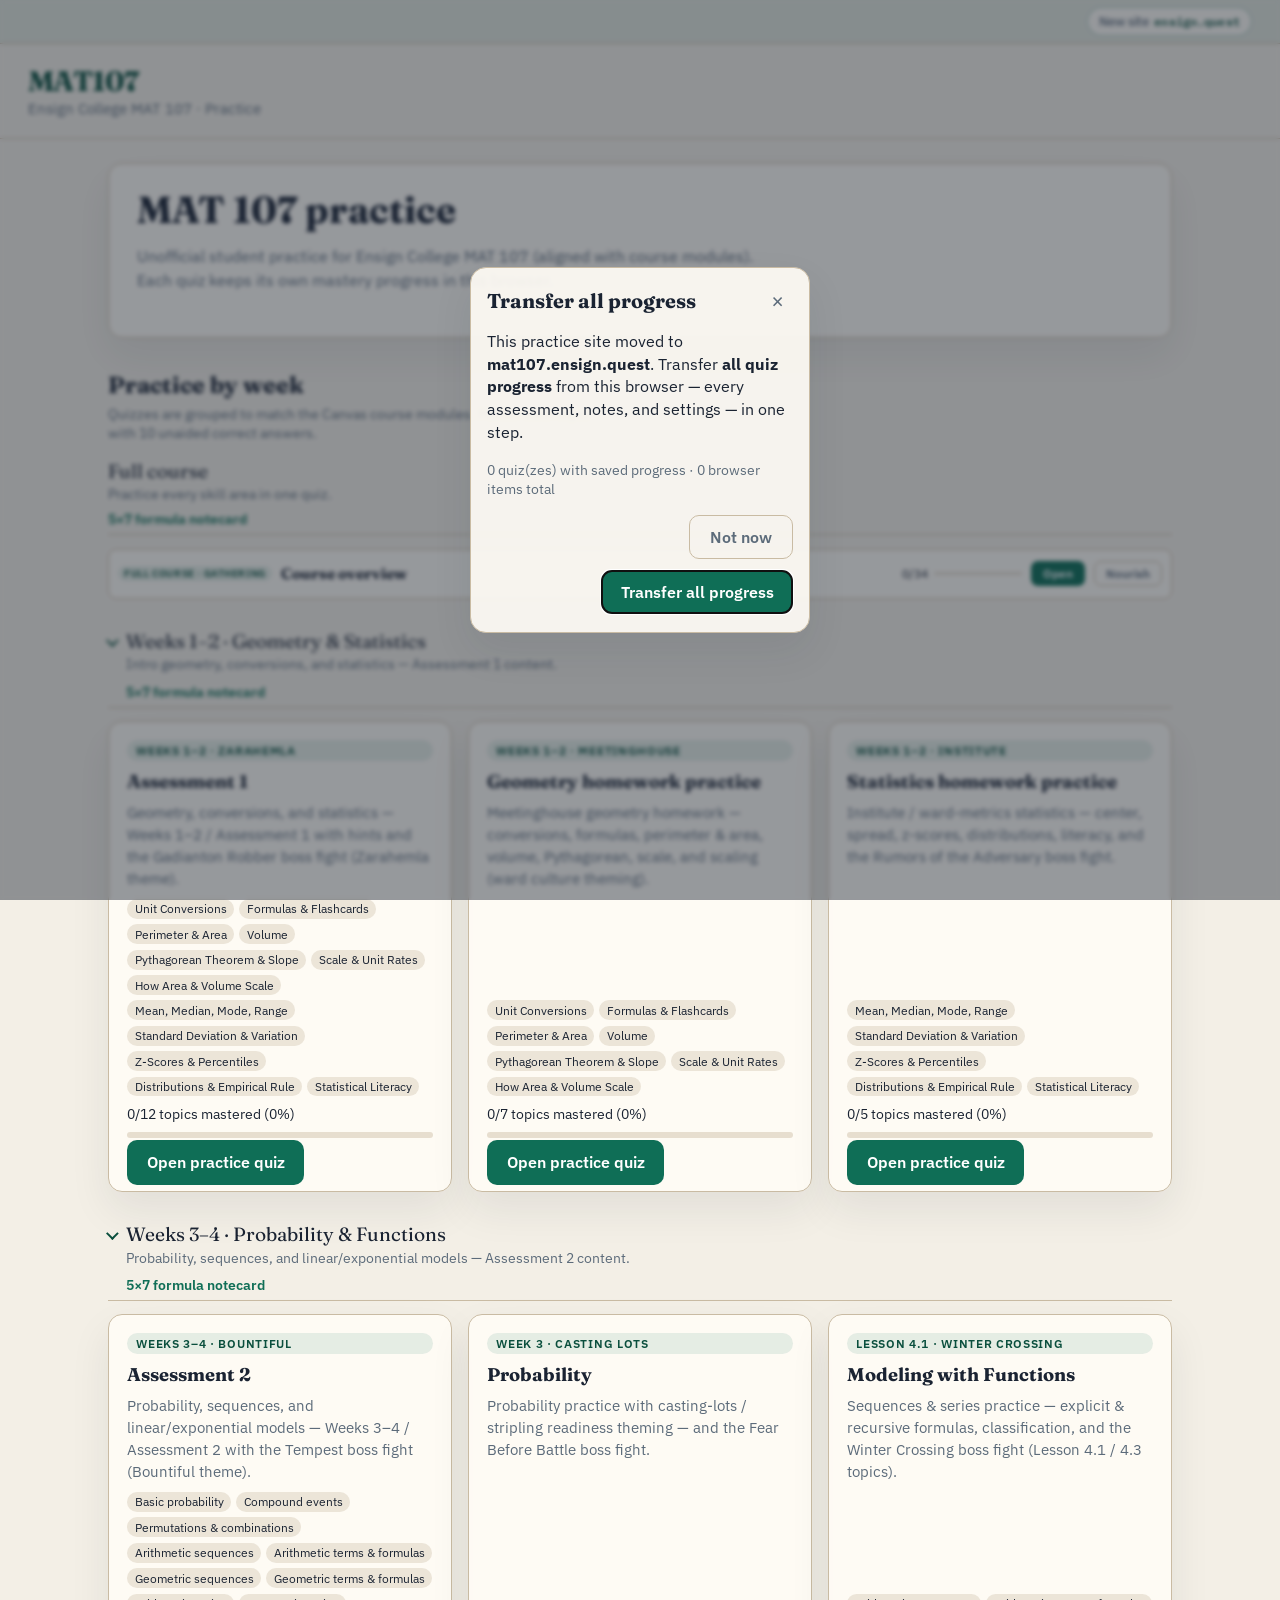
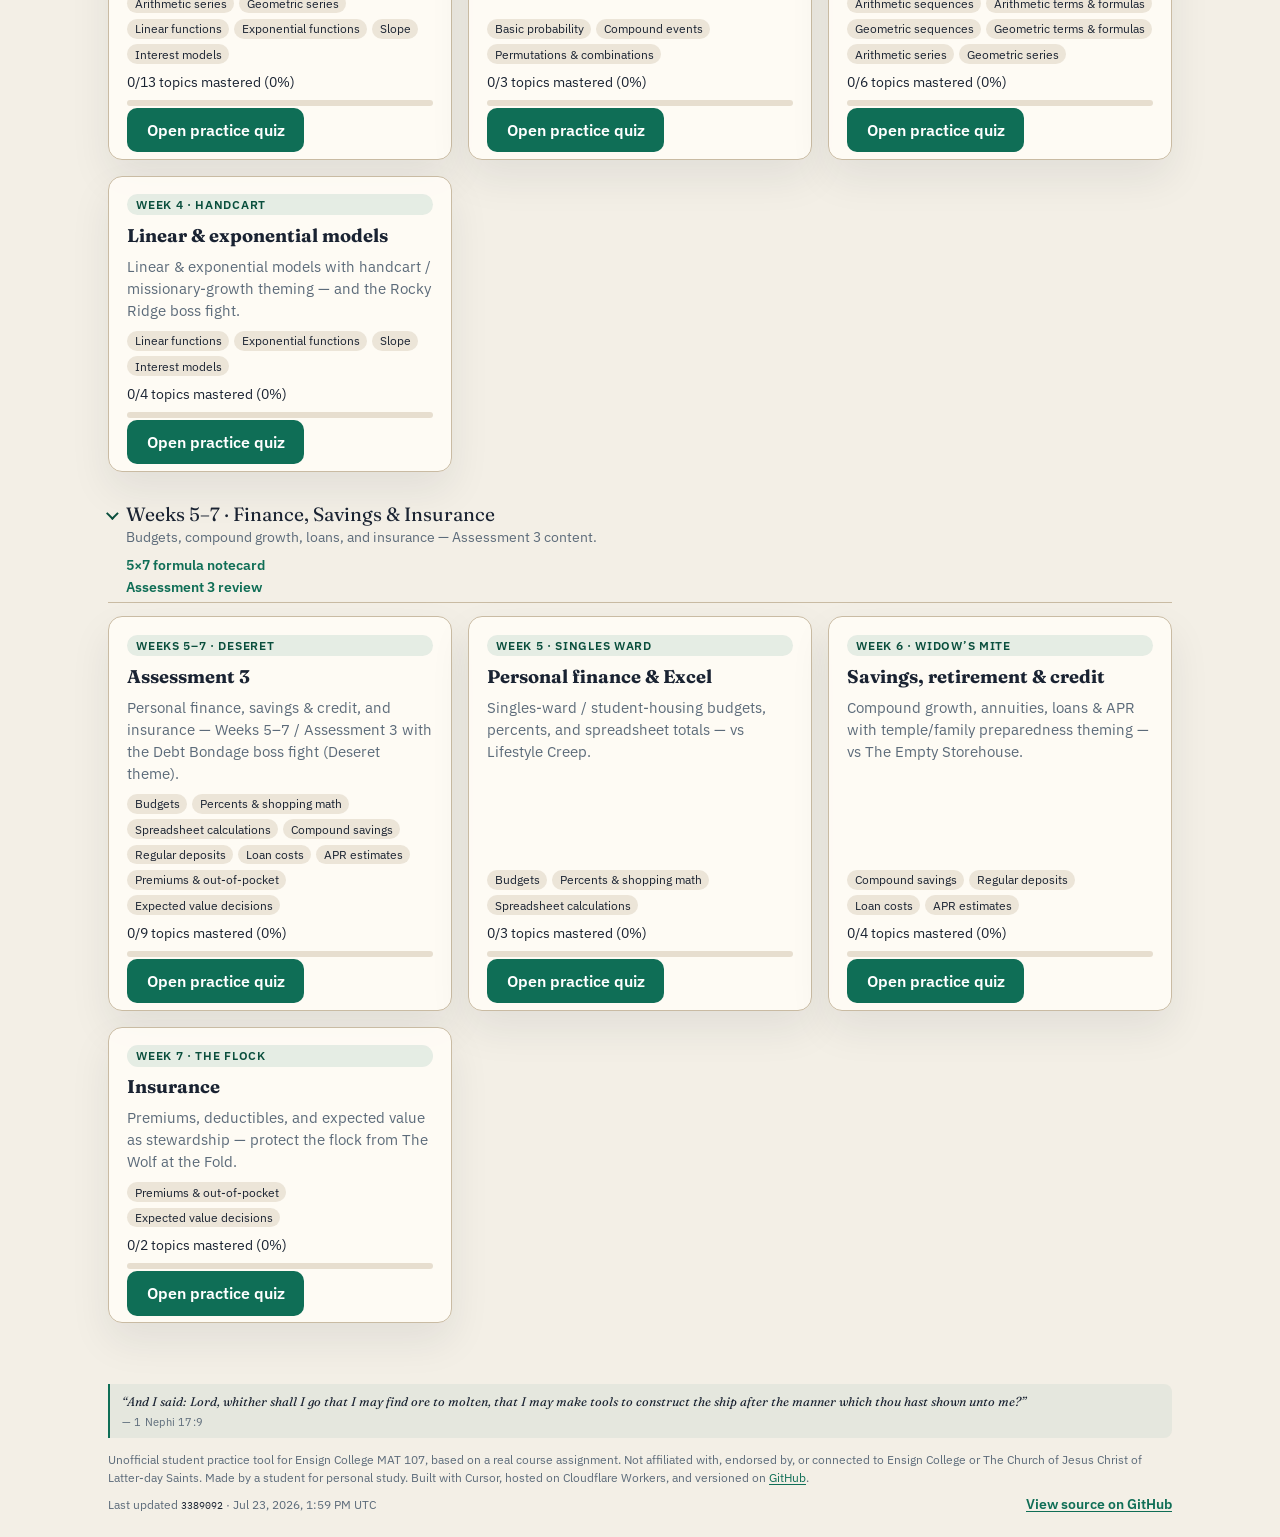
<file: index.html>
<!DOCTYPE html>
<html lang="en" data-i18n-title="course.title">
<head>
  <meta charset="UTF-8" />
  <meta name="viewport" content="width=device-width, initial-scale=1" />
  <title>Ensign College MAT 107 · Practice</title>
  <link rel="icon" href="favicon.ico" sizes="any" />
  <link rel="icon" type="image/png" href="assets/favicon-32.png" sizes="32x32" />
  <link rel="apple-touch-icon" href="assets/apple-touch-icon.png" />
  <link rel="preconnect" href="https://fonts.googleapis.com" />
  <link rel="preconnect" href="https://fonts.gstatic.com" crossorigin />
  <link href="https://fonts.googleapis.com/css2?family=Fraunces:opsz,wght@9..144,500;9..144,700&family=IBM+Plex+Sans:wght@400;500;600&family=IBM+Plex+Mono:wght@400;500&display=swap" rel="stylesheet" />
  <link rel="stylesheet" href="css/style.css" />
</head>
<body class="course-page">
  <div class="bg-grid" aria-hidden="true"></div>
  <header class="top">
    <div class="brand">
      <span class="brand-mark">MAT107</span>
      <span class="brand-sub" data-i18n="course.brand_sub">Ensign College MAT 107 · Practice</span>
    </div>
  </header>

  <main class="course-layout">
    <section class="panel course-intro">
      <h1 class="course-title" data-i18n="course.heading">MAT 107 practice</h1>
      <p class="course-lead" data-i18n="course.lead">Unofficial student practice for Ensign College MAT 107. Each quiz keeps its own mastery progress in this browser.</p>
    </section>

    <section class="course-section">
      <h2 data-i18n="course.assessments_heading">Practice by week</h2>
      <p class="muted section-blurb" data-i18n="course.assessments_blurb">Quizzes are grouped to match the Canvas course modules. Master each topic with 10 unaided correct answers.</p>
      <div id="assessment-list" class="week-groups" aria-live="polite"></div>
    </section>
  </main>

  <footer class="site-footer">
    <blockquote class="scripture-quote">
      <p data-i18n="scripture_quote">“And I said: Lord, whither shall I go that I may find ore to molten, that I may make tools to construct the ship after the manner which thou hast shown unto me?”</p>
      <cite data-i18n="scripture_cite">— 1 Nephi 17:9</cite>
    </blockquote>
    <p data-i18n-html="disclaimer">Unofficial student practice tool for Ensign College MAT 107, based on a real course assignment. Not affiliated with, endorsed by, or connected to Ensign College or The Church of Jesus Christ of Latter-day Saints. Made by a student for personal study. Built with Cursor, hosted on Cloudflare Workers, and versioned on <a href="https://github.com/aaronjsmith/mat107" target="_blank" rel="noopener noreferrer">GitHub</a>.</p>
    <div class="footer-meta">
      <p class="footer-updated"><time id="footer-updated" datetime="">Last updated…</time></p>
      <p class="footer-links"><a href="https://github.com/aaronjsmith/mat107" target="_blank" rel="noopener noreferrer" data-i18n="footer_github">View source on GitHub</a></p>
    </div>
  </footer>

  <script src="lang/languages.js"></script>
  <script src="lang/en.js"></script>
  <script src="js/assessments.js"></script>
  <script src="js/i18n.js"></script>
  <script src="js/build-info.js"></script>
  <script src="js/footer-updated.js"></script>
  <script src="js/site-transfer.js"></script>
  <script src="js/course.js"></script>
</body>
</html>
</file>
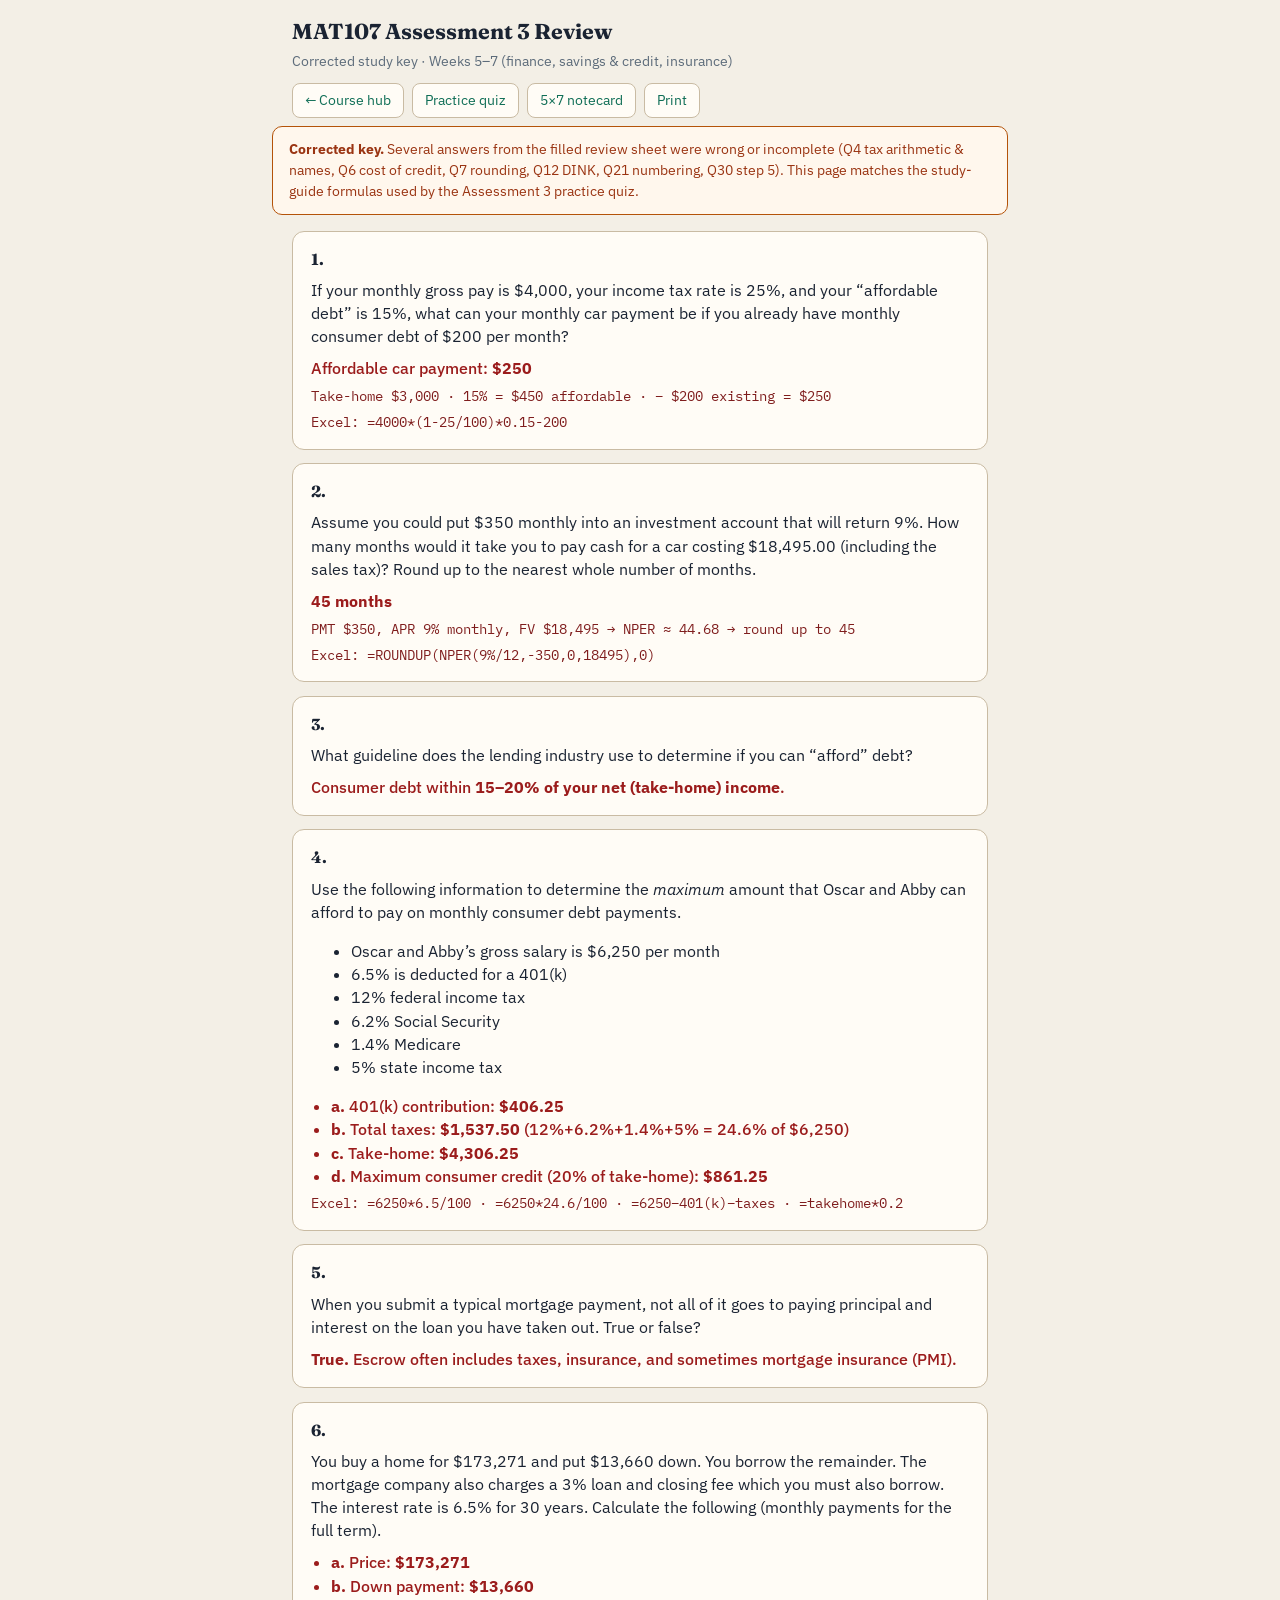
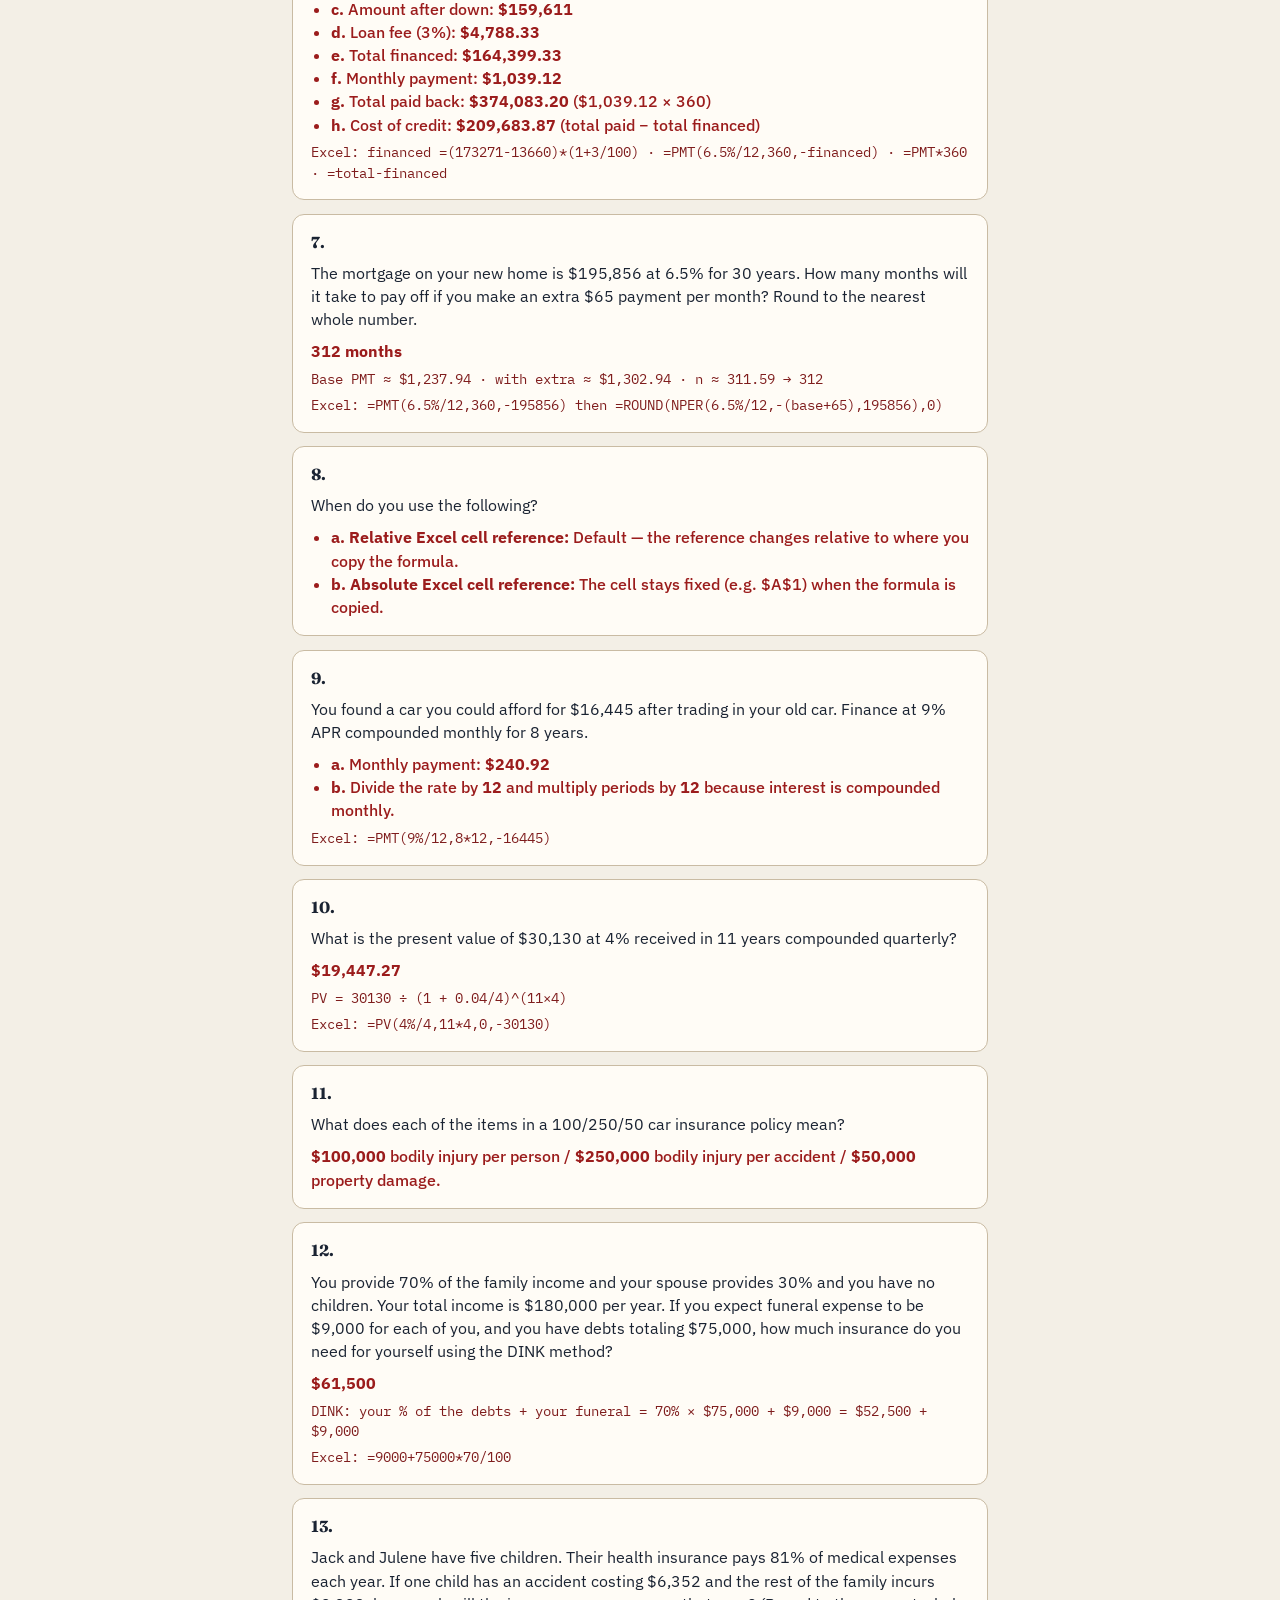
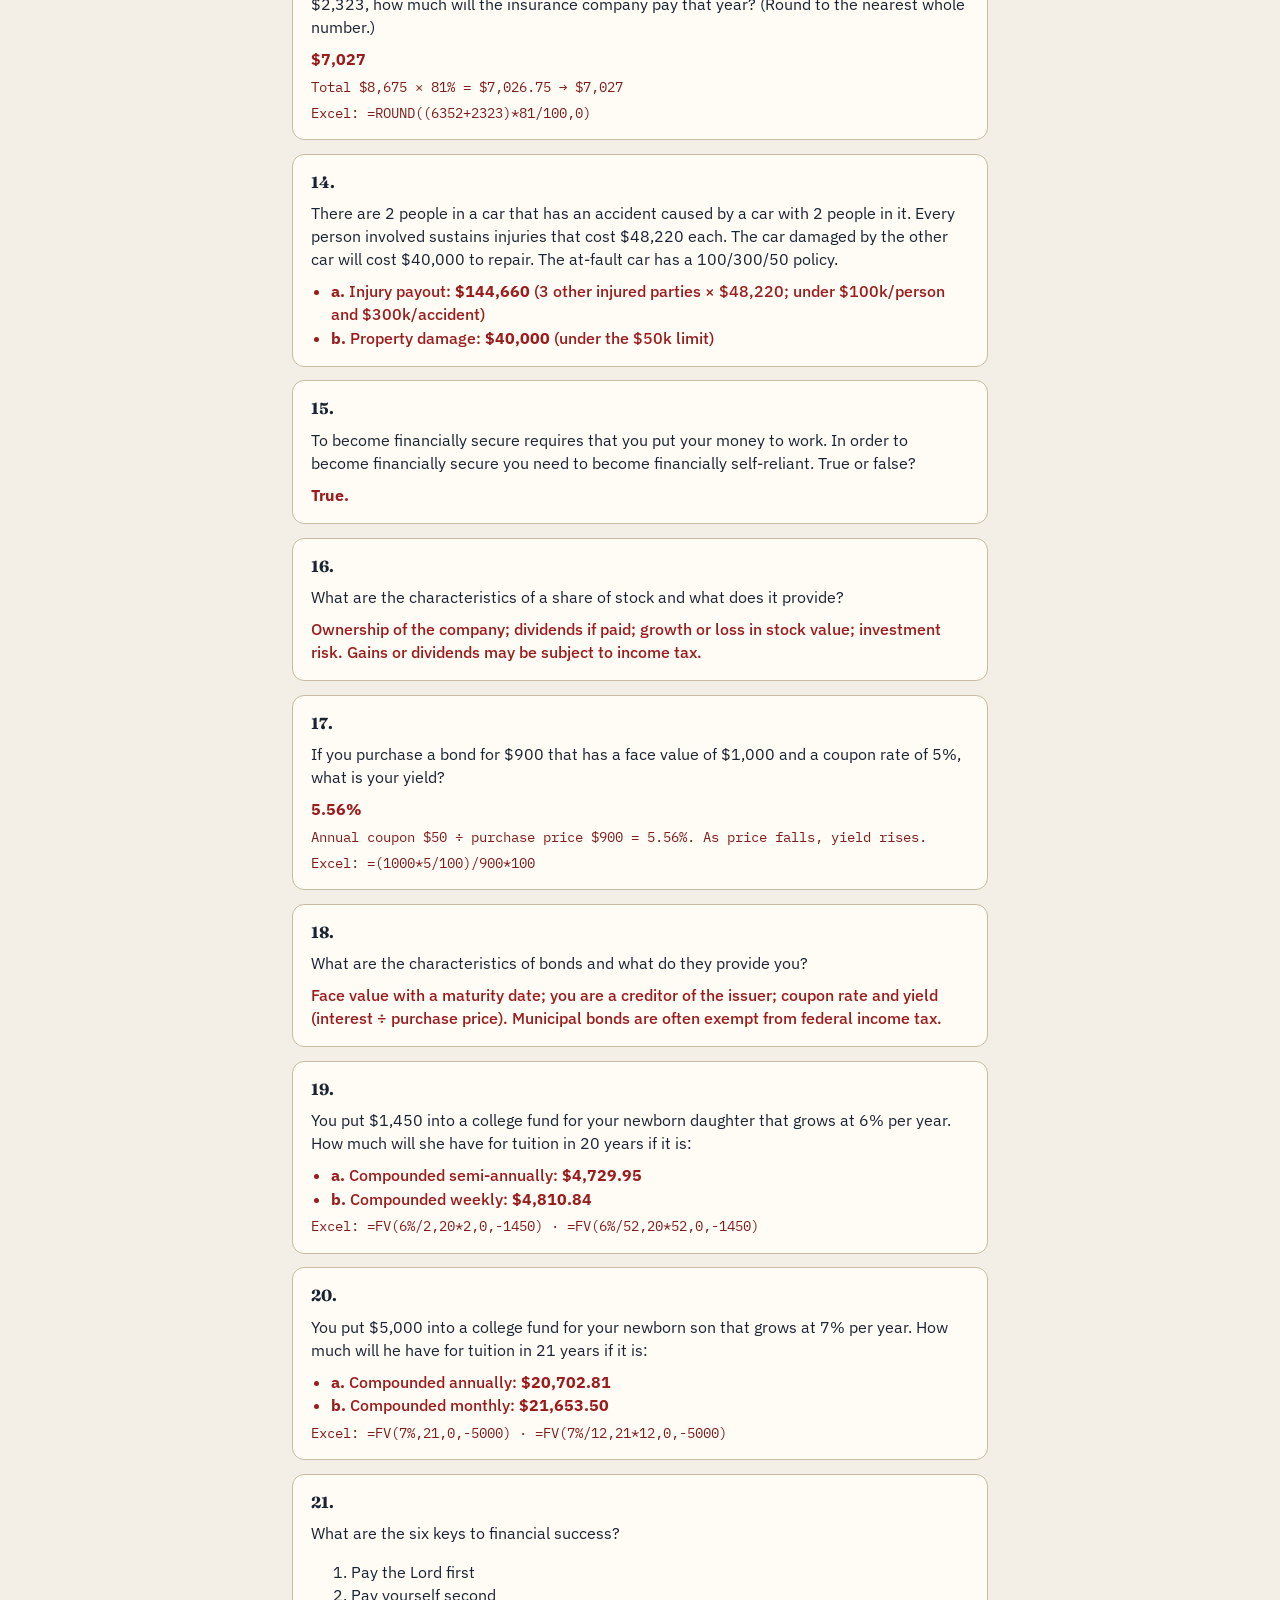
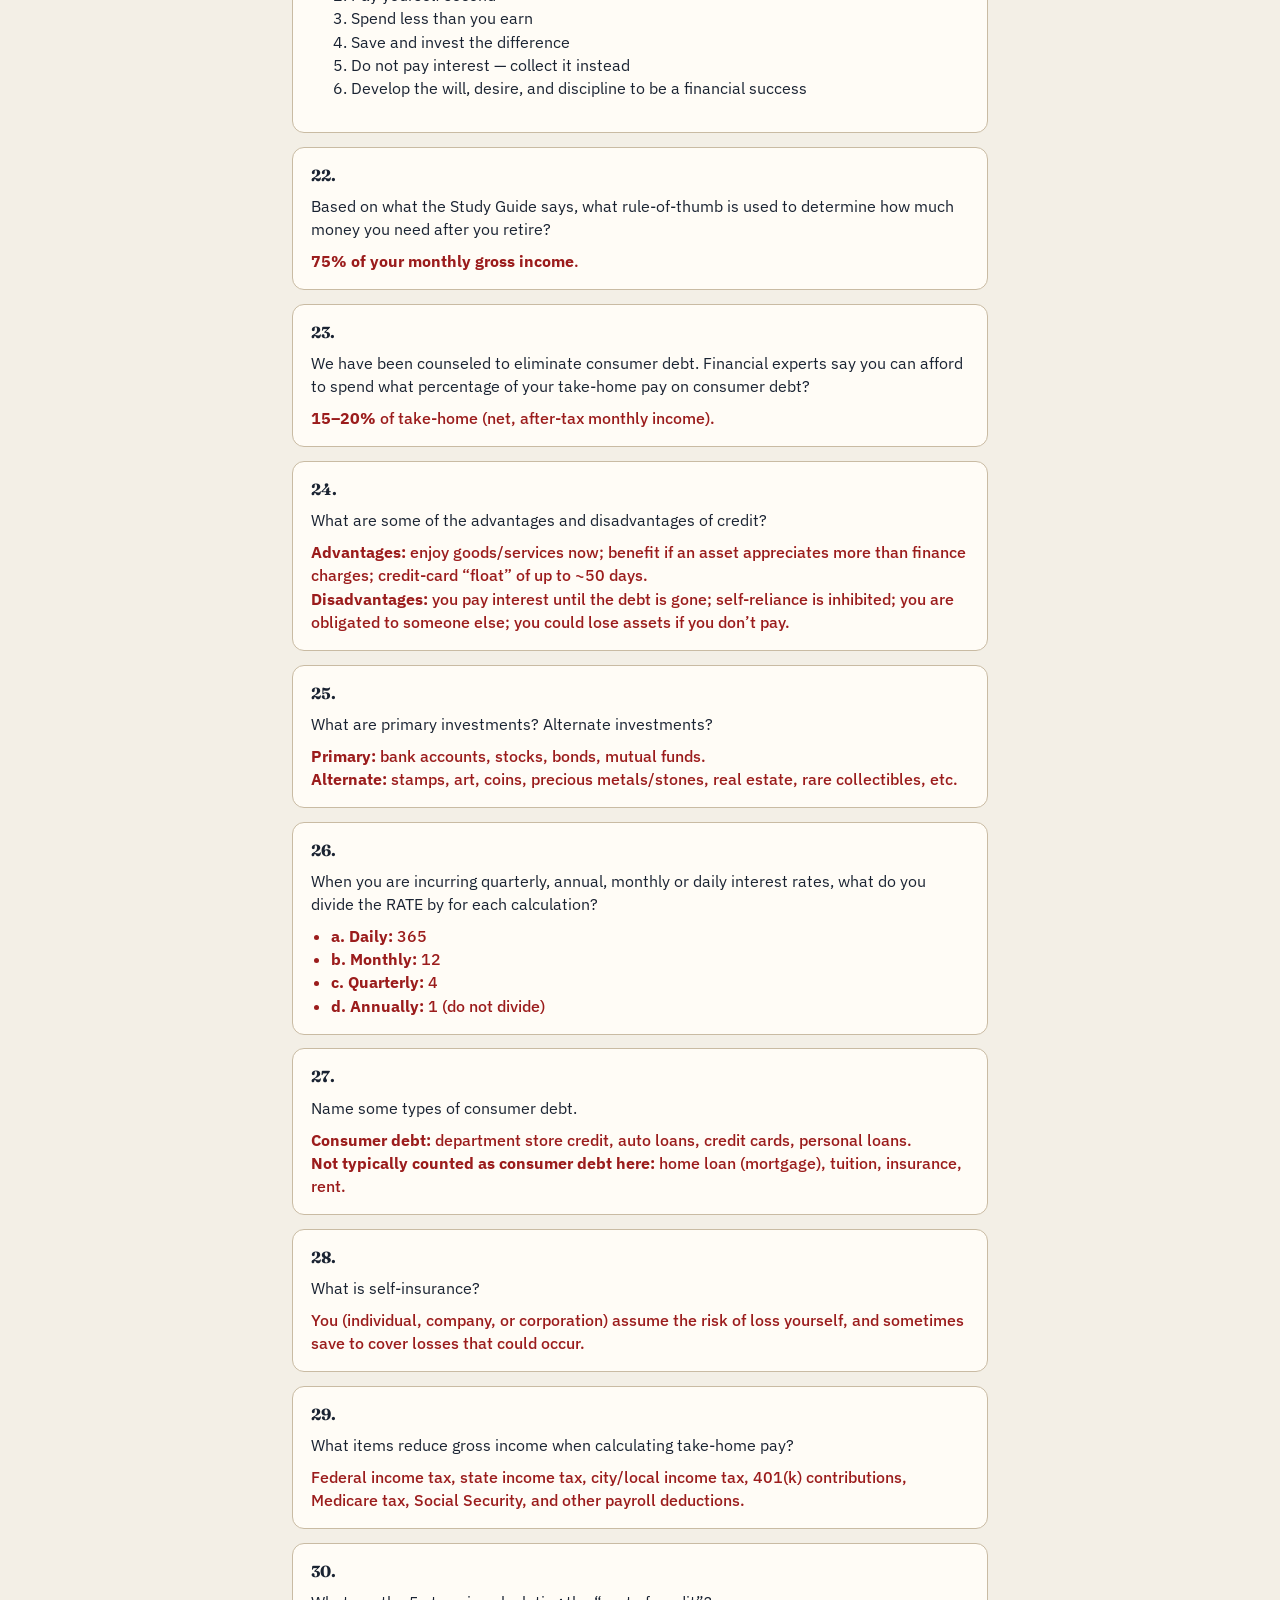
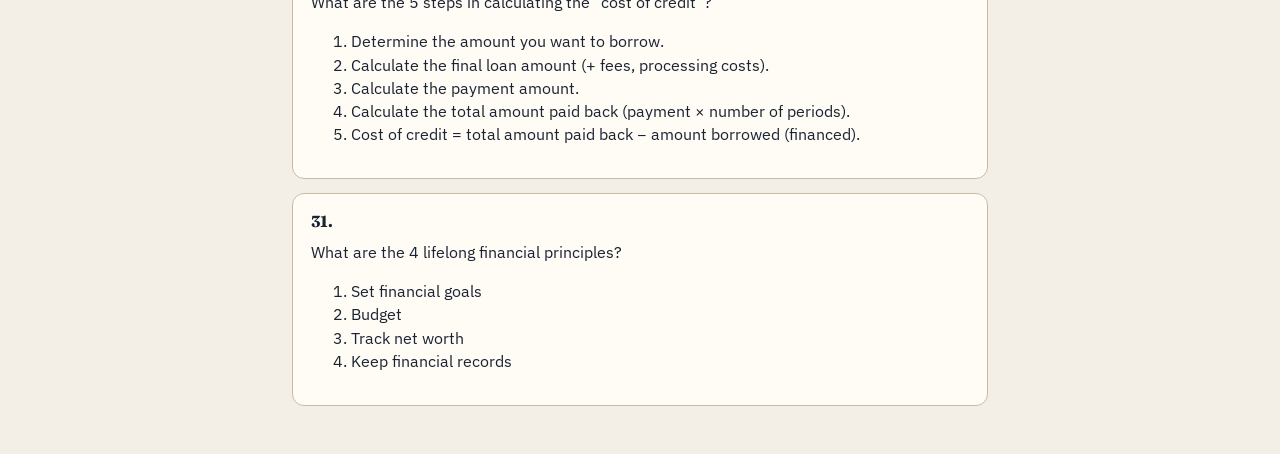
<file: assessment3-review.html>
<!DOCTYPE html>
<html lang="en">
<head>
  <meta charset="UTF-8" />
  <meta name="viewport" content="width=device-width, initial-scale=1" />
  <title>MAT 107 · Assessment 3 Review (corrected key)</title>
  <link rel="icon" href="favicon.ico" sizes="any" />
  <link rel="icon" type="image/png" href="assets/favicon-32.png" sizes="32x32" />
  <link rel="apple-touch-icon" href="assets/apple-touch-icon.png" />
  <link rel="preconnect" href="https://fonts.googleapis.com" />
  <link rel="preconnect" href="https://fonts.gstatic.com" crossorigin />
  <link href="https://fonts.googleapis.com/css2?family=Fraunces:opsz,wght@9..144,600;9..144,700&family=IBM+Plex+Sans:wght@400;500;600&family=IBM+Plex+Mono:wght@400;500&display=swap" rel="stylesheet" />
  <style>
    :root {
      --ink: #1a2332;
      --muted: #5c6b7a;
      --line: #c9bba3;
      --accent: #0f6e56;
      --paper: #fffcf6;
      --wash: #f3efe6;
      --ans: #9b1c1c;
    }
    * { box-sizing: border-box; }
    body {
      margin: 0;
      font-family: "IBM Plex Sans", system-ui, sans-serif;
      color: var(--ink);
      background: var(--wash);
      line-height: 1.45;
    }
    .toolbar {
      max-width: 46rem;
      margin: 0 auto;
      padding: 1rem 1.25rem 0.5rem;
      display: flex;
      flex-wrap: wrap;
      gap: 0.65rem;
      align-items: flex-start;
      justify-content: space-between;
    }
    .toolbar h1 {
      margin: 0;
      font-family: "Fraunces", Georgia, serif;
      font-size: 1.35rem;
      font-weight: 700;
    }
    .toolbar p {
      margin: 0.25rem 0 0;
      color: var(--muted);
      font-size: 0.9rem;
    }
    .toolbar-actions {
      display: flex;
      flex-wrap: wrap;
      gap: 0.5rem;
    }
    .toolbar a, .toolbar button {
      font: inherit;
      font-size: 0.9rem;
      padding: 0.4rem 0.75rem;
      border-radius: 8px;
      border: 1px solid var(--line);
      background: var(--paper);
      color: var(--accent);
      text-decoration: none;
      cursor: pointer;
    }
    .note {
      max-width: 46rem;
      margin: 0 auto 1rem;
      padding: 0.75rem 1rem;
      border: 1px solid #b45309;
      border-radius: 10px;
      background: #fff7ed;
      color: #9a3412;
      font-size: 0.9rem;
    }
    main {
      max-width: 46rem;
      margin: 0 auto 3rem;
      padding: 0 1.25rem;
    }
    .q {
      background: var(--paper);
      border: 1px solid var(--line);
      border-radius: 12px;
      padding: 1rem 1.15rem;
      margin: 0 0 0.85rem;
    }
    .q h2 {
      margin: 0 0 0.5rem;
      font-size: 1rem;
      font-family: "Fraunces", Georgia, serif;
      font-weight: 700;
    }
    .prompt { margin: 0 0 0.55rem; }
    .ans {
      color: var(--ans);
      font-weight: 500;
      margin: 0;
    }
    .ans .work {
      display: block;
      margin-top: 0.35rem;
      font-family: "IBM Plex Mono", ui-monospace, monospace;
      font-size: 0.88rem;
      font-weight: 400;
      color: #7f1d1d;
    }
    ul.ans-list {
      color: var(--ans);
      margin: 0.35rem 0 0;
      padding-left: 1.2rem;
      font-weight: 500;
    }
    @media print {
      .toolbar-actions, .note { display: none; }
      body { background: #fff; }
      .q { break-inside: avoid; border-color: #ccc; }
    }
  </style>
</head>
<body>
  <div class="toolbar">
    <div>
      <h1>MAT107 Assessment 3 Review</h1>
      <p>Corrected study key · Weeks 5–7 (finance, savings &amp; credit, insurance)</p>
    </div>
    <div class="toolbar-actions">
      <a href="index.html">← Course hub</a>
      <a href="quiz.html?a=assessment3">Practice quiz</a>
      <a href="notecard-a3.html">5×7 notecard</a>
      <button type="button" onclick="window.print()">Print</button>
    </div>
  </div>
  <p class="note"><strong>Corrected key.</strong> Several answers from the filled review sheet were wrong or incomplete (Q4 tax arithmetic &amp; names, Q6 cost of credit, Q7 rounding, Q12 DINK, Q21 numbering, Q30 step 5). This page matches the study-guide formulas used by the Assessment 3 practice quiz.</p>

  <main>
    <article class="q">
      <h2>1.</h2>
      <p class="prompt">If your monthly gross pay is $4,000, your income tax rate is 25%, and your “affordable debt” is 15%, what can your monthly car payment be if you already have monthly consumer debt of $200 per month?</p>
      <p class="ans">Affordable car payment: <strong>$250</strong>
        <span class="work">Take-home $3,000 · 15% = $450 affordable · − $200 existing = $250</span>
        <span class="work">Excel: =4000*(1-25/100)*0.15-200</span>
      </p>
    </article>

    <article class="q">
      <h2>2.</h2>
      <p class="prompt">Assume you could put $350 monthly into an investment account that will return 9%. How many months would it take you to pay cash for a car costing $18,495.00 (including the sales tax)? Round up to the nearest whole number of months.</p>
      <p class="ans"><strong>45 months</strong>
        <span class="work">PMT $350, APR 9% monthly, FV $18,495 → NPER ≈ 44.68 → round up to 45</span>
        <span class="work">Excel: =ROUNDUP(NPER(9%/12,-350,0,18495),0)</span>
      </p>
    </article>

    <article class="q">
      <h2>3.</h2>
      <p class="prompt">What guideline does the lending industry use to determine if you can “afford” debt?</p>
      <p class="ans">Consumer debt within <strong>15–20% of your net (take-home) income</strong>.</p>
    </article>

    <article class="q">
      <h2>4.</h2>
      <p class="prompt">Use the following information to determine the <em>maximum</em> amount that Oscar and Abby can afford to pay on monthly consumer debt payments.</p>
      <ul>
        <li>Oscar and Abby’s gross salary is $6,250 per month</li>
        <li>6.5% is deducted for a 401(k)</li>
        <li>12% federal income tax</li>
        <li>6.2% Social Security</li>
        <li>1.4% Medicare</li>
        <li>5% state income tax</li>
      </ul>
      <ul class="ans-list">
        <li><strong>a.</strong> 401(k) contribution: <strong>$406.25</strong></li>
        <li><strong>b.</strong> Total taxes: <strong>$1,537.50</strong> <span class="work">(12%+6.2%+1.4%+5% = 24.6% of $6,250)</span></li>
        <li><strong>c.</strong> Take-home: <strong>$4,306.25</strong></li>
        <li><strong>d.</strong> Maximum consumer credit (20% of take-home): <strong>$861.25</strong></li>
      </ul>
      <p class="ans"><span class="work">Excel: =6250*6.5/100 · =6250*24.6/100 · =6250−401(k)−taxes · =takehome*0.2</span></p>
    </article>

    <article class="q">
      <h2>5.</h2>
      <p class="prompt">When you submit a typical mortgage payment, not all of it goes to paying principal and interest on the loan you have taken out. True or false?</p>
      <p class="ans"><strong>True.</strong> Escrow often includes taxes, insurance, and sometimes mortgage insurance (PMI).</p>
    </article>

    <article class="q">
      <h2>6.</h2>
      <p class="prompt">You buy a home for $173,271 and put $13,660 down. You borrow the remainder. The mortgage company also charges a 3% loan and closing fee which you must also borrow. The interest rate is 6.5% for 30 years. Calculate the following (monthly payments for the full term).</p>
      <ul class="ans-list">
        <li><strong>a.</strong> Price: <strong>$173,271</strong></li>
        <li><strong>b.</strong> Down payment: <strong>$13,660</strong></li>
        <li><strong>c.</strong> Amount after down: <strong>$159,611</strong></li>
        <li><strong>d.</strong> Loan fee (3%): <strong>$4,788.33</strong></li>
        <li><strong>e.</strong> Total financed: <strong>$164,399.33</strong></li>
        <li><strong>f.</strong> Monthly payment: <strong>$1,039.12</strong></li>
        <li><strong>g.</strong> Total paid back: <strong>$374,083.20</strong> ($1,039.12 × 360)</li>
        <li><strong>h.</strong> Cost of credit: <strong>$209,683.87</strong> (total paid − total financed)</li>
      </ul>
      <p class="ans"><span class="work">Excel: financed =(173271-13660)*(1+3/100) · =PMT(6.5%/12,360,-financed) · =PMT*360 · =total-financed</span></p>
    </article>

    <article class="q">
      <h2>7.</h2>
      <p class="prompt">The mortgage on your new home is $195,856 at 6.5% for 30 years. How many months will it take to pay off if you make an extra $65 payment per month? Round to the nearest whole number.</p>
      <p class="ans"><strong>312 months</strong>
        <span class="work">Base PMT ≈ $1,237.94 · with extra ≈ $1,302.94 · n ≈ 311.59 → 312</span>
        <span class="work">Excel: =PMT(6.5%/12,360,-195856) then =ROUND(NPER(6.5%/12,-(base+65),195856),0)</span>
      </p>
    </article>

    <article class="q">
      <h2>8.</h2>
      <p class="prompt">When do you use the following?</p>
      <ul class="ans-list">
        <li><strong>a. Relative Excel cell reference:</strong> Default — the reference changes relative to where you copy the formula.</li>
        <li><strong>b. Absolute Excel cell reference:</strong> The cell stays fixed (e.g. $A$1) when the formula is copied.</li>
      </ul>
    </article>

    <article class="q">
      <h2>9.</h2>
      <p class="prompt">You found a car you could afford for $16,445 after trading in your old car. Finance at 9% APR compounded monthly for 8 years.</p>
      <ul class="ans-list">
        <li><strong>a.</strong> Monthly payment: <strong>$240.92</strong></li>
        <li><strong>b.</strong> Divide the rate by <strong>12</strong> and multiply periods by <strong>12</strong> because interest is compounded monthly.</li>
      </ul>
      <p class="ans"><span class="work">Excel: =PMT(9%/12,8*12,-16445)</span></p>
    </article>

    <article class="q">
      <h2>10.</h2>
      <p class="prompt">What is the present value of $30,130 at 4% received in 11 years compounded quarterly?</p>
      <p class="ans"><strong>$19,447.27</strong>
        <span class="work">PV = 30130 ÷ (1 + 0.04/4)^(11×4)</span>
        <span class="work">Excel: =PV(4%/4,11*4,0,-30130)</span>
      </p>
    </article>

    <article class="q">
      <h2>11.</h2>
      <p class="prompt">What does each of the items in a 100/250/50 car insurance policy mean?</p>
      <p class="ans"><strong>$100,000</strong> bodily injury per person / <strong>$250,000</strong> bodily injury per accident / <strong>$50,000</strong> property damage.</p>
    </article>

    <article class="q">
      <h2>12.</h2>
      <p class="prompt">You provide 70% of the family income and your spouse provides 30% and you have no children. Your total income is $180,000 per year. If you expect funeral expense to be $9,000 for each of you, and you have debts totaling $75,000, how much insurance do you need for yourself using the DINK method?</p>
      <p class="ans"><strong>$61,500</strong>
        <span class="work">DINK: your % of the debts + your funeral = 70% × $75,000 + $9,000 = $52,500 + $9,000</span>
        <span class="work">Excel: =9000+75000*70/100</span>
      </p>
    </article>

    <article class="q">
      <h2>13.</h2>
      <p class="prompt">Jack and Julene have five children. Their health insurance pays 81% of medical expenses each year. If one child has an accident costing $6,352 and the rest of the family incurs $2,323, how much will the insurance company pay that year? (Round to the nearest whole number.)</p>
      <p class="ans"><strong>$7,027</strong>
        <span class="work">Total $8,675 × 81% = $7,026.75 → $7,027</span>
        <span class="work">Excel: =ROUND((6352+2323)*81/100,0)</span>
      </p>
    </article>

    <article class="q">
      <h2>14.</h2>
      <p class="prompt">There are 2 people in a car that has an accident caused by a car with 2 people in it. Every person involved sustains injuries that cost $48,220 each. The car damaged by the other car will cost $40,000 to repair. The at-fault car has a 100/300/50 policy.</p>
      <ul class="ans-list">
        <li><strong>a.</strong> Injury payout: <strong>$144,660</strong> (3 other injured parties × $48,220; under $100k/person and $300k/accident)</li>
        <li><strong>b.</strong> Property damage: <strong>$40,000</strong> (under the $50k limit)</li>
      </ul>
    </article>

    <article class="q">
      <h2>15.</h2>
      <p class="prompt">To become financially secure requires that you put your money to work. In order to become financially secure you need to become financially self-reliant. True or false?</p>
      <p class="ans"><strong>True.</strong></p>
    </article>

    <article class="q">
      <h2>16.</h2>
      <p class="prompt">What are the characteristics of a share of stock and what does it provide?</p>
      <p class="ans">Ownership of the company; dividends if paid; growth or loss in stock value; investment risk. Gains or dividends may be subject to income tax.</p>
    </article>

    <article class="q">
      <h2>17.</h2>
      <p class="prompt">If you purchase a bond for $900 that has a face value of $1,000 and a coupon rate of 5%, what is your yield?</p>
      <p class="ans"><strong>5.56%</strong>
        <span class="work">Annual coupon $50 ÷ purchase price $900 = 5.56%. As price falls, yield rises.</span>
        <span class="work">Excel: =(1000*5/100)/900*100</span>
      </p>
    </article>

    <article class="q">
      <h2>18.</h2>
      <p class="prompt">What are the characteristics of bonds and what do they provide you?</p>
      <p class="ans">Face value with a maturity date; you are a creditor of the issuer; coupon rate and yield (interest ÷ purchase price). Municipal bonds are often exempt from federal income tax.</p>
    </article>

    <article class="q">
      <h2>19.</h2>
      <p class="prompt">You put $1,450 into a college fund for your newborn daughter that grows at 6% per year. How much will she have for tuition in 20 years if it is:</p>
      <ul class="ans-list">
        <li><strong>a.</strong> Compounded semi-annually: <strong>$4,729.95</strong></li>
        <li><strong>b.</strong> Compounded weekly: <strong>$4,810.84</strong></li>
      </ul>
      <p class="ans"><span class="work">Excel: =FV(6%/2,20*2,0,-1450) · =FV(6%/52,20*52,0,-1450)</span></p>
    </article>

    <article class="q">
      <h2>20.</h2>
      <p class="prompt">You put $5,000 into a college fund for your newborn son that grows at 7% per year. How much will he have for tuition in 21 years if it is:</p>
      <ul class="ans-list">
        <li><strong>a.</strong> Compounded annually: <strong>$20,702.81</strong></li>
        <li><strong>b.</strong> Compounded monthly: <strong>$21,653.50</strong></li>
      </ul>
      <p class="ans"><span class="work">Excel: =FV(7%,21,0,-5000) · =FV(7%/12,21*12,0,-5000)</span></p>
    </article>

    <article class="q">
      <h2>21.</h2>
      <p class="prompt">What are the six keys to financial success?</p>
      <ol class="ans-list" style="list-style: decimal;">
        <li>Pay the Lord first</li>
        <li>Pay yourself second</li>
        <li>Spend less than you earn</li>
        <li>Save and invest the difference</li>
        <li>Do not pay interest — collect it instead</li>
        <li>Develop the will, desire, and discipline to be a financial success</li>
      </ol>
    </article>

    <article class="q">
      <h2>22.</h2>
      <p class="prompt">Based on what the Study Guide says, what rule-of-thumb is used to determine how much money you need after you retire?</p>
      <p class="ans"><strong>75% of your monthly gross income</strong>.</p>
    </article>

    <article class="q">
      <h2>23.</h2>
      <p class="prompt">We have been counseled to eliminate consumer debt. Financial experts say you can afford to spend what percentage of your take-home pay on consumer debt?</p>
      <p class="ans"><strong>15–20%</strong> of take-home (net, after-tax monthly income).</p>
    </article>

    <article class="q">
      <h2>24.</h2>
      <p class="prompt">What are some of the advantages and disadvantages of credit?</p>
      <p class="ans"><strong>Advantages:</strong> enjoy goods/services now; benefit if an asset appreciates more than finance charges; credit-card “float” of up to ~50 days.<br />
      <strong>Disadvantages:</strong> you pay interest until the debt is gone; self-reliance is inhibited; you are obligated to someone else; you could lose assets if you don’t pay.</p>
    </article>

    <article class="q">
      <h2>25.</h2>
      <p class="prompt">What are primary investments? Alternate investments?</p>
      <p class="ans"><strong>Primary:</strong> bank accounts, stocks, bonds, mutual funds.<br />
      <strong>Alternate:</strong> stamps, art, coins, precious metals/stones, real estate, rare collectibles, etc.</p>
    </article>

    <article class="q">
      <h2>26.</h2>
      <p class="prompt">When you are incurring quarterly, annual, monthly or daily interest rates, what do you divide the RATE by for each calculation?</p>
      <ul class="ans-list">
        <li><strong>a. Daily:</strong> 365</li>
        <li><strong>b. Monthly:</strong> 12</li>
        <li><strong>c. Quarterly:</strong> 4</li>
        <li><strong>d. Annually:</strong> 1 (do not divide)</li>
      </ul>
    </article>

    <article class="q">
      <h2>27.</h2>
      <p class="prompt">Name some types of consumer debt.</p>
      <p class="ans"><strong>Consumer debt:</strong> department store credit, auto loans, credit cards, personal loans.<br />
      <strong>Not typically counted as consumer debt here:</strong> home loan (mortgage), tuition, insurance, rent.</p>
    </article>

    <article class="q">
      <h2>28.</h2>
      <p class="prompt">What is self-insurance?</p>
      <p class="ans">You (individual, company, or corporation) assume the risk of loss yourself, and sometimes save to cover losses that could occur.</p>
    </article>

    <article class="q">
      <h2>29.</h2>
      <p class="prompt">What items reduce gross income when calculating take-home pay?</p>
      <p class="ans">Federal income tax, state income tax, city/local income tax, 401(k) contributions, Medicare tax, Social Security, and other payroll deductions.</p>
    </article>

    <article class="q">
      <h2>30.</h2>
      <p class="prompt">What are the 5 steps in calculating the “cost of credit”?</p>
      <ol class="ans-list" style="list-style: decimal;">
        <li>Determine the amount you want to borrow.</li>
        <li>Calculate the final loan amount (+ fees, processing costs).</li>
        <li>Calculate the payment amount.</li>
        <li>Calculate the total amount paid back (payment × number of periods).</li>
        <li>Cost of credit = total amount paid back − amount borrowed (financed).</li>
      </ol>
    </article>

    <article class="q">
      <h2>31.</h2>
      <p class="prompt">What are the 4 lifelong financial principles?</p>
      <ol class="ans-list" style="list-style: decimal;">
        <li>Set financial goals</li>
        <li>Budget</li>
        <li>Track net worth</li>
        <li>Keep financial records</li>
      </ol>
    </article>
  </main>
</body>
</html>
</file>
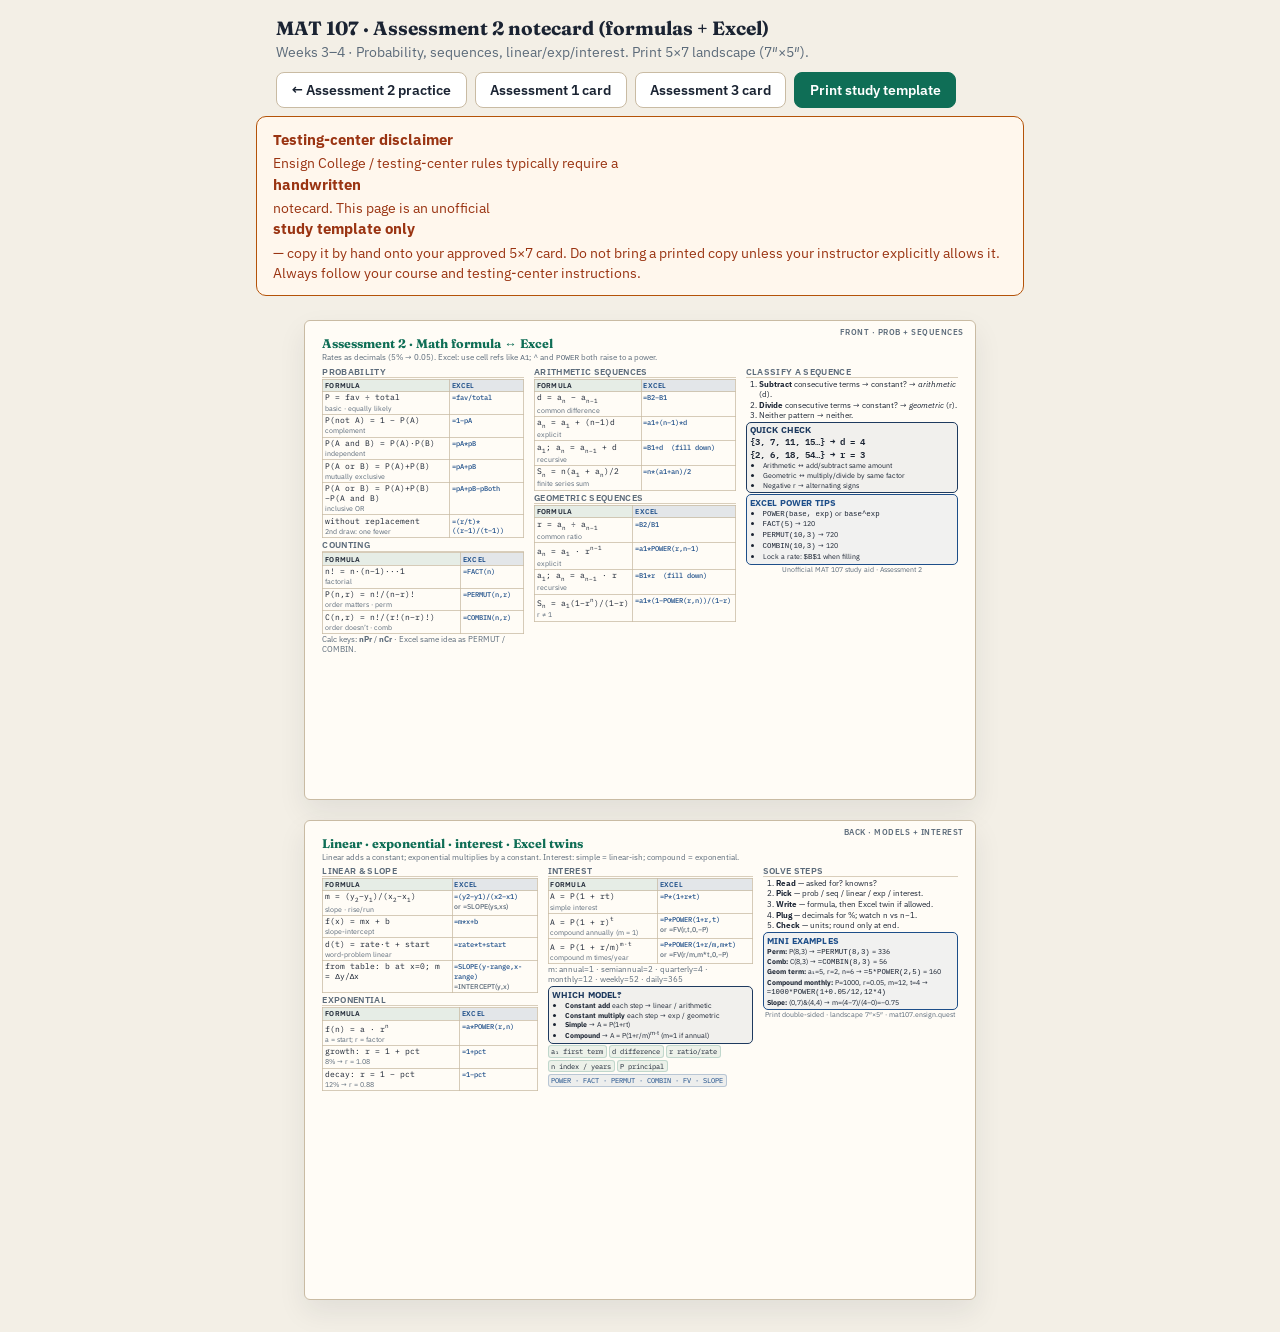
<file: notecard-a2.html>
<!DOCTYPE html>
<html lang="en">
<head>
  <meta charset="UTF-8" />
  <meta name="viewport" content="width=device-width, initial-scale=1" />
  <title>MAT 107 · Assessment 2 · 5×7 Formula + Excel Notecard</title>
  <link rel="icon" href="favicon.ico" sizes="any" />
  <link rel="icon" type="image/png" href="assets/favicon-32.png" sizes="32x32" />
  <link rel="apple-touch-icon" href="assets/apple-touch-icon.png" />
  <link rel="preconnect" href="https://fonts.googleapis.com" />
  <link rel="preconnect" href="https://fonts.gstatic.com" crossorigin />
  <link href="https://fonts.googleapis.com/css2?family=Fraunces:opsz,wght@9..144,600;9..144,700&family=IBM+Plex+Sans:wght@400;500;600&family=IBM+Plex+Mono:wght@400;500&display=swap" rel="stylesheet" />
  <style>
    :root {
      --ink: #1a2332;
      --muted: #5c6b7a;
      --line: #c9bba3;
      --accent: #0f6e56;
      --accent-deep: #0a4f3d;
      --paper: #fffcf6;
      --wash: #f3efe6;
      --z: #1e3a5f;
      --xl: #1d4e89;
    }

    * { box-sizing: border-box; }

    body {
      margin: 0;
      font-family: "IBM Plex Sans", system-ui, sans-serif;
      color: var(--ink);
      background: var(--wash);
      line-height: 1.28;
    }

    .toolbar {
      max-width: 48rem;
      margin: 0 auto;
      padding: 1rem 1.25rem 0.5rem;
      display: flex;
      flex-wrap: wrap;
      gap: 0.65rem;
      align-items: center;
      justify-content: space-between;
    }

    .toolbar h1 {
      margin: 0;
      font-family: "Fraunces", Georgia, serif;
      font-size: 1.2rem;
      font-weight: 700;
    }

    .toolbar p {
      margin: 0.2rem 0 0;
      color: var(--muted);
      font-size: 0.85rem;
    }

    .disclaimer-banner {
      max-width: 48rem;
      margin: 0 auto 0.75rem;
      padding: 0.75rem 1rem;
      border: 1px solid #b45309;
      border-radius: 10px;
      background: #fff7ed;
      color: #9a3412;
      font-size: 0.9rem;
      line-height: 1.4;
    }

    .disclaimer-banner strong {
      display: block;
      margin-bottom: 0.2rem;
      font-size: 0.95rem;
    }

    .toolbar-actions {
      display: flex;
      flex-wrap: wrap;
      gap: 0.5rem;
    }

    .btn {
      font: inherit;
      font-weight: 600;
      font-size: 0.9rem;
      border-radius: 8px;
      padding: 0.5rem 0.9rem;
      cursor: pointer;
      text-decoration: none;
      border: 1px solid var(--line);
      background: #fff;
      color: var(--ink);
    }

    .btn.primary {
      background: var(--accent);
      border-color: var(--accent);
      color: #fff;
    }

    .deck {
      display: flex;
      flex-direction: column;
      align-items: center;
      gap: 1.25rem;
      padding: 0.75rem 1rem 2rem;
    }

    .side {
      width: 7in;
      height: 5in;
      background: var(--paper);
      border: 1px solid var(--line);
      border-radius: 6px;
      box-shadow: 0 12px 28px rgba(26, 35, 50, 0.08);
      padding: 0.16in 0.18in 0.12in;
      overflow: hidden;
      position: relative;
    }

    .side-label {
      position: absolute;
      top: 0.06in;
      right: 0.12in;
      font-size: 0.5rem;
      letter-spacing: 0.06em;
      text-transform: uppercase;
      color: var(--muted);
      font-weight: 600;
    }

    .side h2 {
      margin: 0 0 0.04rem;
      font-family: "Fraunces", Georgia, serif;
      font-size: 0.78rem;
      font-weight: 700;
      color: var(--accent);
      padding-right: 1.6in;
    }

    .side h3 {
      margin: 0.08rem 0 0.04rem;
      font-size: 0.54rem;
      letter-spacing: 0.04em;
      text-transform: uppercase;
      color: var(--muted);
      font-weight: 600;
      border-bottom: 1px solid rgba(201, 187, 163, 0.7);
      padding-bottom: 0.02rem;
    }

    .front-grid {
      display: grid;
      grid-template-columns: 1fr 1fr 1.05fr;
      gap: 0.1in;
      height: calc(100% - 0.38in);
    }

    .back-grid {
      display: grid;
      grid-template-columns: 1.05fr 1fr 0.95fr;
      gap: 0.1in;
      height: calc(100% - 0.38in);
    }

    .pair {
      width: 100%;
      border-collapse: collapse;
      font-size: 0.48rem;
      margin: 0.04rem 0 0.06rem;
    }

    .pair th,
    .pair td {
      border: 1px solid rgba(201, 187, 163, 0.75);
      padding: 0.08rem 0.12rem;
      text-align: left;
      vertical-align: top;
    }

    .pair th {
      background: rgba(15, 110, 86, 0.1);
      font-family: "IBM Plex Sans", system-ui, sans-serif;
      font-size: 0.44rem;
      text-transform: uppercase;
      letter-spacing: 0.03em;
      font-weight: 600;
    }

    .pair th.xl {
      background: rgba(29, 78, 137, 0.12);
      color: var(--xl);
    }

    .pair .math {
      font-family: "IBM Plex Mono", ui-monospace, monospace;
      font-size: 0.48rem;
    }

    .pair .xl-cell {
      font-family: "IBM Plex Mono", ui-monospace, monospace;
      font-size: 0.46rem;
      color: var(--xl);
      font-weight: 500;
    }

    .pair .tip {
      font-family: "IBM Plex Sans", system-ui, sans-serif;
      font-size: 0.44rem;
      color: var(--muted);
      display: block;
      margin-top: 0.02rem;
    }

    .note {
      margin: 0.02rem 0 0.04rem;
      font-size: 0.48rem;
      color: var(--muted);
    }

    .z-box {
      margin-top: 0.06rem;
      padding: 0.12rem 0.2rem;
      border: 1.5px solid var(--z);
      border-radius: 5px;
      background: rgba(30, 58, 95, 0.06);
    }

    .z-box.xl-box {
      border-color: var(--xl);
      background: rgba(29, 78, 137, 0.06);
    }

    .z-box .z-title {
      margin: 0 0 0.04rem;
      font-size: 0.54rem;
      font-weight: 700;
      color: var(--z);
      letter-spacing: 0.02em;
    }

    .z-box.xl-box .z-title { color: var(--xl); }

    .z-box .z-formula {
      font-family: "IBM Plex Mono", ui-monospace, monospace;
      font-size: 0.58rem;
      font-weight: 600;
      margin: 0 0 0.04rem;
    }

    .z-box p,
    .z-box ul {
      margin: 0;
      font-size: 0.46rem;
    }

    .z-box ul {
      padding-left: 0.8rem;
      margin-top: 0.04rem;
    }

    .z-box li { margin: 0.02rem 0; }

    .steps {
      margin: 0;
      padding-left: 0.85rem;
      font-size: 0.5rem;
    }

    .steps li { margin: 0.03rem 0; }

    .footer-tiny {
      margin-top: 0.04rem;
      font-size: 0.42rem;
      color: var(--muted);
      text-align: center;
    }

    .chip-row {
      display: flex;
      flex-wrap: wrap;
      gap: 0.12rem;
      margin: 0.04rem 0;
    }

    .chip {
      font-size: 0.44rem;
      padding: 0.06rem 0.16rem;
      border-radius: 3px;
      background: rgba(15, 110, 86, 0.08);
      border: 1px solid rgba(15, 110, 86, 0.2);
      font-family: "IBM Plex Mono", ui-monospace, monospace;
    }

    .chip.xl {
      background: rgba(29, 78, 137, 0.08);
      border-color: rgba(29, 78, 137, 0.25);
      color: var(--xl);
    }

    @media print {
      body { background: #fff; }
      .toolbar { display: none !important; }
      .disclaimer-banner { display: none !important; }
      .deck { padding: 0; gap: 0; }
      .side {
        box-shadow: none;
        border: none;
        border-radius: 0;
        page-break-after: always;
        break-after: page;
        margin: 0;
      }
      .side:last-child { page-break-after: auto; }
      @page {
        size: 7in 5in landscape;
        margin: 0;
      }
    }

    @media (max-width: 760px) {
      .side {
        width: min(100%, 7in);
        height: auto;
        min-height: 5in;
      }
      .front-grid,
      .back-grid {
        grid-template-columns: 1fr;
        height: auto;
      }
    }
  </style>
</head>
<body>
  <div class="toolbar">
    <div>
      <h1>MAT 107 · Assessment 2 notecard (formulas + Excel)</h1>
      <p>Weeks 3–4 · Probability, sequences, linear/exp/interest. Print 5×7 landscape (7″×5″).</p>
    </div>
    <div class="toolbar-actions">
      <a class="btn" href="quiz.html?a=assessment2">← Assessment 2 practice</a>
      <a class="btn" href="notecard.html">Assessment 1 card</a>
      <a class="btn" href="notecard-a3.html">Assessment 3 card</a>
      <button class="btn primary" type="button" onclick="window.print()">Print study template</button>
    </div>
  </div>

  <aside class="disclaimer-banner" role="note">
    <strong>Testing-center disclaimer</strong>
    Ensign College / testing-center rules typically require a <strong>handwritten</strong> notecard.
    This page is an unofficial <strong>study template only</strong> — copy it by hand onto your approved
    5×7 card. Do not bring a printed copy unless your instructor explicitly allows it. Always follow
    your course and testing-center instructions.
  </aside>

  <div class="deck">
    <!-- FRONT -->
    <article class="side" aria-label="Notecard front">
      <span class="side-label">Front · Prob + sequences</span>
      <h2>Assessment 2 · Math formula ↔ Excel</h2>
      <p class="note">Rates as decimals (5% → 0.05). Excel: use cell refs like <code>A1</code>; <code>^</code> and <code>POWER</code> both raise to a power.</p>

      <div class="front-grid">
        <div>
          <h3>Probability</h3>
          <table class="pair">
            <thead>
              <tr><th>Formula</th><th class="xl">Excel</th></tr>
            </thead>
            <tbody>
              <tr>
                <td class="math">P = fav ÷ total
                  <span class="tip">basic · equally likely</span>
                </td>
                <td class="xl-cell">=fav/total</td>
              </tr>
              <tr>
                <td class="math">P(not A) = 1 − P(A)
                  <span class="tip">complement</span>
                </td>
                <td class="xl-cell">=1−pA</td>
              </tr>
              <tr>
                <td class="math">P(A and B) = P(A)·P(B)
                  <span class="tip">independent</span>
                </td>
                <td class="xl-cell">=pA*pB</td>
              </tr>
              <tr>
                <td class="math">P(A or B) = P(A)+P(B)
                  <span class="tip">mutually exclusive</span>
                </td>
                <td class="xl-cell">=pA+pB</td>
              </tr>
              <tr>
                <td class="math">P(A or B) = P(A)+P(B)−P(A and B)
                  <span class="tip">inclusive OR</span>
                </td>
                <td class="xl-cell">=pA+pB−pBoth</td>
              </tr>
              <tr>
                <td class="math">without replacement
                  <span class="tip">2nd draw: one fewer</span>
                </td>
                <td class="xl-cell">=(r/t)*((r−1)/(t−1))</td>
              </tr>
            </tbody>
          </table>

          <h3>Counting</h3>
          <table class="pair">
            <thead>
              <tr><th>Formula</th><th class="xl">Excel</th></tr>
            </thead>
            <tbody>
              <tr>
                <td class="math">n! = n·(n−1)···1
                  <span class="tip">factorial</span>
                </td>
                <td class="xl-cell">=FACT(n)</td>
              </tr>
              <tr>
                <td class="math">P(n,r) = n!/(n−r)!
                  <span class="tip">order matters · perm</span>
                </td>
                <td class="xl-cell">=PERMUT(n,r)</td>
              </tr>
              <tr>
                <td class="math">C(n,r) = n!/(r!(n−r)!)
                  <span class="tip">order doesn’t · comb</span>
                </td>
                <td class="xl-cell">=COMBIN(n,r)</td>
              </tr>
            </tbody>
          </table>
          <p class="note">Calc keys: <strong>nPr</strong> / <strong>nCr</strong> · Excel same idea as PERMUT / COMBIN.</p>
        </div>

        <div>
          <h3>Arithmetic sequences</h3>
          <table class="pair">
            <thead>
              <tr><th>Formula</th><th class="xl">Excel</th></tr>
            </thead>
            <tbody>
              <tr>
                <td class="math">d = a<sub>n</sub> − a<sub>n−1</sub>
                  <span class="tip">common difference</span>
                </td>
                <td class="xl-cell">=B2−B1</td>
              </tr>
              <tr>
                <td class="math">a<sub>n</sub> = a<sub>1</sub> + (n−1)d
                  <span class="tip">explicit</span>
                </td>
                <td class="xl-cell">=a1+(n−1)*d</td>
              </tr>
              <tr>
                <td class="math">a<sub>1</sub>; a<sub>n</sub> = a<sub>n−1</sub> + d
                  <span class="tip">recursive</span>
                </td>
                <td class="xl-cell">=B1+d &nbsp;(fill down)</td>
              </tr>
              <tr>
                <td class="math">S<sub>n</sub> = n(a<sub>1</sub> + a<sub>n</sub>)/2
                  <span class="tip">finite series sum</span>
                </td>
                <td class="xl-cell">=n*(a1+an)/2</td>
              </tr>
            </tbody>
          </table>

          <h3>Geometric sequences</h3>
          <table class="pair">
            <thead>
              <tr><th>Formula</th><th class="xl">Excel</th></tr>
            </thead>
            <tbody>
              <tr>
                <td class="math">r = a<sub>n</sub> ÷ a<sub>n−1</sub>
                  <span class="tip">common ratio</span>
                </td>
                <td class="xl-cell">=B2/B1</td>
              </tr>
              <tr>
                <td class="math">a<sub>n</sub> = a<sub>1</sub> · r<sup>n−1</sup>
                  <span class="tip">explicit</span>
                </td>
                <td class="xl-cell">=a1*POWER(r,n−1)</td>
              </tr>
              <tr>
                <td class="math">a<sub>1</sub>; a<sub>n</sub> = a<sub>n−1</sub> · r
                  <span class="tip">recursive</span>
                </td>
                <td class="xl-cell">=B1*r &nbsp;(fill down)</td>
              </tr>
              <tr>
                <td class="math">S<sub>n</sub> = a<sub>1</sub>(1−r<sup>n</sup>)/(1−r)
                  <span class="tip">r ≠ 1</span>
                </td>
                <td class="xl-cell">=a1*(1−POWER(r,n))/(1−r)</td>
              </tr>
            </tbody>
          </table>
        </div>

        <div>
          <h3>Classify a sequence</h3>
          <ol class="steps">
            <li><strong>Subtract</strong> consecutive terms → constant? → <em>arithmetic</em> (d).</li>
            <li><strong>Divide</strong> consecutive terms → constant? → <em>geometric</em> (r).</li>
            <li>Neither pattern → neither.</li>
          </ol>

          <div class="z-box">
            <p class="z-title">QUICK CHECK</p>
            <p class="z-formula">{3, 7, 11, 15…} → d = 4</p>
            <p class="z-formula">{2, 6, 18, 54…} → r = 3</p>
            <ul>
              <li>Arithmetic ↔ add/subtract same amount</li>
              <li>Geometric ↔ multiply/divide by same factor</li>
              <li>Negative r → alternating signs</li>
            </ul>
          </div>

          <div class="z-box xl-box" style="margin-top:0.06rem;">
            <p class="z-title">EXCEL POWER TIPS</p>
            <ul>
              <li><code>POWER(base, exp)</code> or <code>base^exp</code></li>
              <li><code>FACT(5)</code> → 120</li>
              <li><code>PERMUT(10,3)</code> → 720</li>
              <li><code>COMBIN(10,3)</code> → 120</li>
              <li>Lock a rate: <code>$B$1</code> when filling</li>
            </ul>
          </div>

          <p class="footer-tiny">Unofficial MAT 107 study aid · Assessment 2</p>
        </div>
      </div>
    </article>

    <!-- BACK -->
    <article class="side" aria-label="Notecard back">
      <span class="side-label">Back · Models + interest</span>
      <h2>Linear · exponential · interest · Excel twins</h2>
      <p class="note">Linear adds a constant; exponential multiplies by a constant. Interest: simple = linear-ish; compound = exponential.</p>

      <div class="back-grid">
        <div>
          <h3>Linear &amp; slope</h3>
          <table class="pair">
            <thead>
              <tr><th>Formula</th><th class="xl">Excel</th></tr>
            </thead>
            <tbody>
              <tr>
                <td class="math">m = (y<sub>2</sub>−y<sub>1</sub>)/(x<sub>2</sub>−x<sub>1</sub>)
                  <span class="tip">slope · rise/run</span>
                </td>
                <td class="xl-cell">=(y2−y1)/(x2−x1)
                  <span class="tip">or =SLOPE(ys,xs)</span>
                </td>
              </tr>
              <tr>
                <td class="math">f(x) = mx + b
                  <span class="tip">slope-intercept</span>
                </td>
                <td class="xl-cell">=m*x+b</td>
              </tr>
              <tr>
                <td class="math">d(t) = rate·t + start
                  <span class="tip">word-problem linear</span>
                </td>
                <td class="xl-cell">=rate*t+start</td>
              </tr>
              <tr>
                <td class="math">from table: b at x=0;
                  m = Δy/Δx
                </td>
                <td class="xl-cell">=SLOPE(y-range,x-range)
                  <span class="tip">=INTERCEPT(y,x)</span>
                </td>
              </tr>
            </tbody>
          </table>

          <h3>Exponential</h3>
          <table class="pair">
            <thead>
              <tr><th>Formula</th><th class="xl">Excel</th></tr>
            </thead>
            <tbody>
              <tr>
                <td class="math">f(n) = a · r<sup>n</sup>
                  <span class="tip">a = start; r = factor</span>
                </td>
                <td class="xl-cell">=a*POWER(r,n)</td>
              </tr>
              <tr>
                <td class="math">growth: r = 1 + pct
                  <span class="tip">8% → r = 1.08</span>
                </td>
                <td class="xl-cell">=1+pct</td>
              </tr>
              <tr>
                <td class="math">decay: r = 1 − pct
                  <span class="tip">12% → r = 0.88</span>
                </td>
                <td class="xl-cell">=1−pct</td>
              </tr>
            </tbody>
          </table>
        </div>

        <div>
          <h3>Interest</h3>
          <table class="pair">
            <thead>
              <tr><th>Formula</th><th class="xl">Excel</th></tr>
            </thead>
            <tbody>
              <tr>
                <td class="math">A = P(1 + rt)
                  <span class="tip">simple interest</span>
                </td>
                <td class="xl-cell">=P*(1+r*t)</td>
              </tr>
              <tr>
                <td class="math">A = P(1 + r)<sup>t</sup>
                  <span class="tip">compound annually (m = 1)</span>
                </td>
                <td class="xl-cell">=P*POWER(1+r,t)
                  <span class="tip">or =FV(r,t,0,−P)</span>
                </td>
              </tr>
              <tr>
                <td class="math">A = P(1 + r/m)<sup>m·t</sup>
                  <span class="tip">compound m times/year</span>
                </td>
                <td class="xl-cell">=P*POWER(1+r/m,m*t)
                  <span class="tip">or =FV(r/m,m*t,0,−P)</span>
                </td>
              </tr>
            </tbody>
          </table>
          <p class="note">m: annual=1 · semiannual=2 · quarterly=4 · monthly=12 · weekly=52 · daily=365</p>

          <div class="z-box" style="margin-top:0.08rem;">
            <p class="z-title">WHICH MODEL?</p>
            <ul>
              <li><strong>Constant add</strong> each step → linear / arithmetic</li>
              <li><strong>Constant multiply</strong> each step → exp / geometric</li>
              <li><strong>Simple</strong> → A = P(1+rt)</li>
              <li><strong>Compound</strong> → A = P(1+r/m)<sup>m·t</sup> (m=1 if annual)</li>
            </ul>
          </div>

          <div class="chip-row">
            <span class="chip">a₁ first term</span>
            <span class="chip">d difference</span>
            <span class="chip">r ratio/rate</span>
            <span class="chip">n index / years</span>
            <span class="chip">P principal</span>
            <span class="chip xl">POWER · FACT · PERMUT · COMBIN · FV · SLOPE</span>
          </div>
        </div>

        <div>
          <h3>Solve steps</h3>
          <ol class="steps">
            <li><strong>Read</strong> — asked for? knowns?</li>
            <li><strong>Pick</strong> — prob / seq / linear / exp / interest.</li>
            <li><strong>Write</strong> — formula, then Excel twin if allowed.</li>
            <li><strong>Plug</strong> — decimals for %; watch n vs n−1.</li>
            <li><strong>Check</strong> — units; round only at end.</li>
          </ol>

          <div class="z-box xl-box" style="margin-top:0.08rem;">
            <p class="z-title">MINI EXAMPLES</p>
            <p><strong>Perm:</strong> P(8,3) → <code>=PERMUT(8,3)</code> = 336</p>
            <p><strong>Comb:</strong> C(8,3) → <code>=COMBIN(8,3)</code> = 56</p>
            <p><strong>Geom term:</strong> a₁=5, r=2, n=6 → <code>=5*POWER(2,5)</code> = 160</p>
            <p><strong>Compound monthly:</strong> P=1000, r=0.05, m=12, t=4 → <code>=1000*POWER(1+0.05/12,12*4)</code></p>
            <p><strong>Slope:</strong> (0,7)&amp;(4,4) → m=(4−7)/(4−0)=−0.75</p>
          </div>

          <p class="footer-tiny">Print double-sided · landscape 7″×5″ · mat107.ensign.quest</p>
        </div>
      </div>
    </article>
  </div>
</body>
</html>
</file>
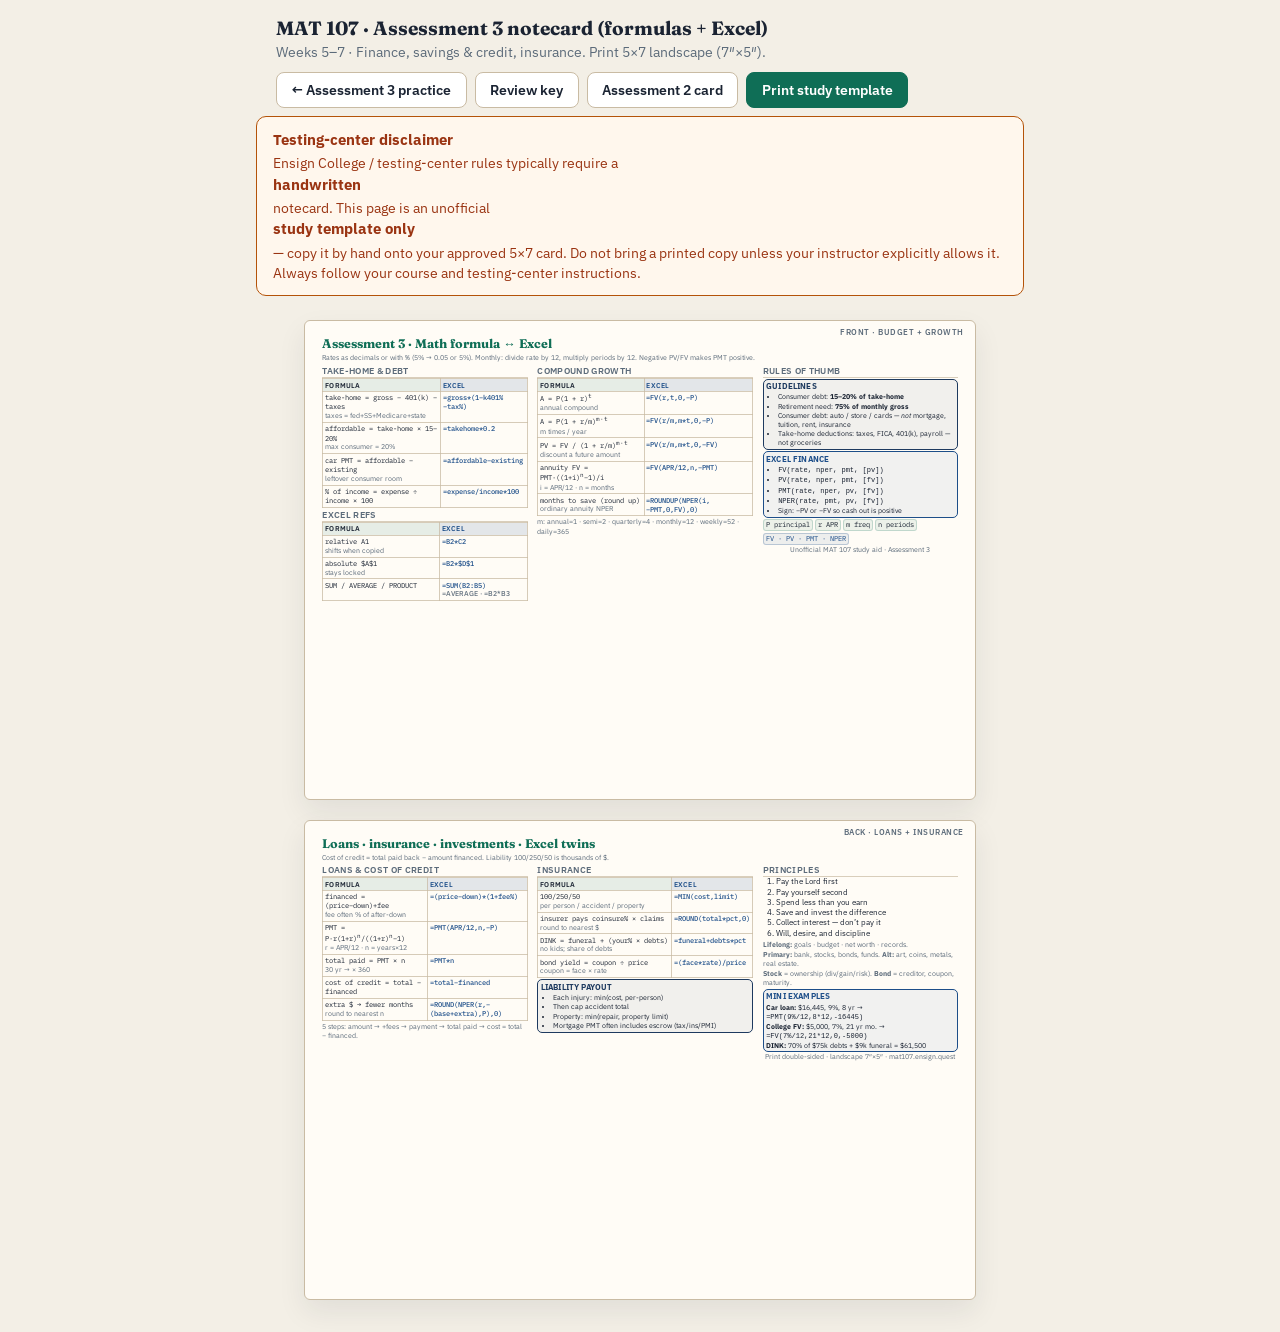
<file: notecard-a3.html>
<!DOCTYPE html>
<html lang="en">
<head>
  <meta charset="UTF-8" />
  <meta name="viewport" content="width=device-width, initial-scale=1" />
  <title>MAT 107 · Assessment 3 · 5×7 Formula + Excel Notecard</title>
  <link rel="icon" href="favicon.ico" sizes="any" />
  <link rel="icon" type="image/png" href="assets/favicon-32.png" sizes="32x32" />
  <link rel="apple-touch-icon" href="assets/apple-touch-icon.png" />
  <link rel="preconnect" href="https://fonts.googleapis.com" />
  <link rel="preconnect" href="https://fonts.gstatic.com" crossorigin />
  <link href="https://fonts.googleapis.com/css2?family=Fraunces:opsz,wght@9..144,600;9..144,700&family=IBM+Plex+Sans:wght@400;500;600&family=IBM+Plex+Mono:wght@400;500&display=swap" rel="stylesheet" />
  <style>
    :root {
      --ink: #1a2332;
      --muted: #5c6b7a;
      --line: #c9bba3;
      --accent: #0f6e56;
      --accent-deep: #0a4f3d;
      --paper: #fffcf6;
      --wash: #f3efe6;
      --z: #1e3a5f;
      --xl: #1d4e89;
    }

    * { box-sizing: border-box; }

    body {
      margin: 0;
      font-family: "IBM Plex Sans", system-ui, sans-serif;
      color: var(--ink);
      background: var(--wash);
      line-height: 1.28;
    }

    .toolbar {
      max-width: 48rem;
      margin: 0 auto;
      padding: 1rem 1.25rem 0.5rem;
      display: flex;
      flex-wrap: wrap;
      gap: 0.65rem;
      align-items: center;
      justify-content: space-between;
    }

    .toolbar h1 {
      margin: 0;
      font-family: "Fraunces", Georgia, serif;
      font-size: 1.2rem;
      font-weight: 700;
    }

    .toolbar p {
      margin: 0.2rem 0 0;
      color: var(--muted);
      font-size: 0.85rem;
    }

    .disclaimer-banner {
      max-width: 48rem;
      margin: 0 auto 0.75rem;
      padding: 0.75rem 1rem;
      border: 1px solid #b45309;
      border-radius: 10px;
      background: #fff7ed;
      color: #9a3412;
      font-size: 0.9rem;
      line-height: 1.4;
    }

    .disclaimer-banner strong {
      display: block;
      margin-bottom: 0.2rem;
      font-size: 0.95rem;
    }

    .toolbar-actions {
      display: flex;
      flex-wrap: wrap;
      gap: 0.5rem;
    }

    .btn {
      font: inherit;
      font-weight: 600;
      font-size: 0.9rem;
      border-radius: 8px;
      padding: 0.5rem 0.9rem;
      cursor: pointer;
      text-decoration: none;
      border: 1px solid var(--line);
      background: #fff;
      color: var(--ink);
    }

    .btn.primary {
      background: var(--accent);
      border-color: var(--accent);
      color: #fff;
    }

    .deck {
      display: flex;
      flex-direction: column;
      align-items: center;
      gap: 1.25rem;
      padding: 0.75rem 1rem 2rem;
    }

    .side {
      width: 7in;
      height: 5in;
      background: var(--paper);
      border: 1px solid var(--line);
      border-radius: 6px;
      box-shadow: 0 12px 28px rgba(26, 35, 50, 0.08);
      padding: 0.16in 0.18in 0.12in;
      overflow: hidden;
      position: relative;
    }

    .side-label {
      position: absolute;
      top: 0.06in;
      right: 0.12in;
      font-size: 0.5rem;
      letter-spacing: 0.06em;
      text-transform: uppercase;
      color: var(--muted);
      font-weight: 600;
    }

    .side h2 {
      margin: 0 0 0.04rem;
      font-family: "Fraunces", Georgia, serif;
      font-size: 0.78rem;
      font-weight: 700;
      color: var(--accent);
      padding-right: 1.6in;
    }

    .side h3 {
      margin: 0.08rem 0 0.04rem;
      font-size: 0.54rem;
      letter-spacing: 0.04em;
      text-transform: uppercase;
      color: var(--muted);
      font-weight: 600;
      border-bottom: 1px solid rgba(201, 187, 163, 0.7);
      padding-bottom: 0.02rem;
    }

    .front-grid,
    .back-grid {
      display: grid;
      grid-template-columns: 1fr 1.05fr 0.95fr;
      gap: 0.1in;
      height: calc(100% - 0.38in);
    }

    .pair {
      width: 100%;
      border-collapse: collapse;
      font-size: 0.48rem;
      margin: 0.04rem 0 0.06rem;
    }

    .pair th,
    .pair td {
      border: 1px solid rgba(201, 187, 163, 0.75);
      padding: 0.08rem 0.12rem;
      text-align: left;
      vertical-align: top;
    }

    .pair th {
      background: rgba(15, 110, 86, 0.1);
      font-family: "IBM Plex Sans", system-ui, sans-serif;
      font-size: 0.44rem;
      text-transform: uppercase;
      letter-spacing: 0.03em;
      font-weight: 600;
    }

    .pair th.xl {
      background: rgba(29, 78, 137, 0.12);
      color: var(--xl);
    }

    .pair .math {
      font-family: "IBM Plex Mono", ui-monospace, monospace;
      font-size: 0.46rem;
    }

    .pair .xl-cell {
      font-family: "IBM Plex Mono", ui-monospace, monospace;
      font-size: 0.44rem;
      color: var(--xl);
      font-weight: 500;
    }

    .pair .tip {
      font-family: "IBM Plex Sans", system-ui, sans-serif;
      font-size: 0.42rem;
      color: var(--muted);
      display: block;
      margin-top: 0.02rem;
    }

    .note {
      margin: 0.02rem 0 0.04rem;
      font-size: 0.46rem;
      color: var(--muted);
    }

    .z-box {
      margin-top: 0.06rem;
      padding: 0.1rem 0.16rem;
      border: 1.5px solid var(--z);
      border-radius: 5px;
      background: rgba(30, 58, 95, 0.06);
    }

    .z-box.xl-box {
      border-color: var(--xl);
      background: rgba(29, 78, 137, 0.06);
    }

    .z-box .z-title {
      margin: 0 0 0.04rem;
      font-size: 0.52rem;
      font-weight: 700;
      color: var(--z);
      letter-spacing: 0.02em;
    }

    .z-box.xl-box .z-title { color: var(--xl); }

    .z-box .z-formula {
      font-family: "IBM Plex Mono", ui-monospace, monospace;
      font-size: 0.5rem;
      font-weight: 600;
      margin: 0 0 0.04rem;
    }

    .z-box p,
    .z-box ul {
      margin: 0;
      font-size: 0.44rem;
    }

    .z-box ul {
      padding-left: 0.75rem;
      margin-top: 0.04rem;
    }

    .z-box li { margin: 0.02rem 0; }

    .steps {
      margin: 0;
      padding-left: 0.85rem;
      font-size: 0.48rem;
    }

    .steps li { margin: 0.03rem 0; }

    .footer-tiny {
      margin-top: 0.04rem;
      font-size: 0.42rem;
      color: var(--muted);
      text-align: center;
    }

    .chip-row {
      display: flex;
      flex-wrap: wrap;
      gap: 0.1rem;
      margin: 0.04rem 0;
    }

    .chip {
      font-size: 0.42rem;
      padding: 0.05rem 0.14rem;
      border-radius: 3px;
      background: rgba(15, 110, 86, 0.08);
      border: 1px solid rgba(15, 110, 86, 0.2);
      font-family: "IBM Plex Mono", ui-monospace, monospace;
    }

    .chip.xl {
      background: rgba(29, 78, 137, 0.08);
      border-color: rgba(29, 78, 137, 0.25);
      color: var(--xl);
    }

    @media print {
      body { background: #fff; }
      .toolbar { display: none !important; }
      .disclaimer-banner { display: none !important; }
      .deck { padding: 0; gap: 0; }
      .side {
        box-shadow: none;
        border: none;
        border-radius: 0;
        page-break-after: always;
        break-after: page;
        margin: 0;
      }
      .side:last-child { page-break-after: auto; }
      @page {
        size: 7in 5in landscape;
        margin: 0;
      }
    }

    @media (max-width: 760px) {
      .side {
        width: min(100%, 7in);
        height: auto;
        min-height: 5in;
      }
      .front-grid,
      .back-grid {
        grid-template-columns: 1fr;
        height: auto;
      }
    }
  </style>
</head>
<body>
  <div class="toolbar">
    <div>
      <h1>MAT 107 · Assessment 3 notecard (formulas + Excel)</h1>
      <p>Weeks 5–7 · Finance, savings &amp; credit, insurance. Print 5×7 landscape (7″×5″).</p>
    </div>
    <div class="toolbar-actions">
      <a class="btn" href="quiz.html?a=assessment3">← Assessment 3 practice</a>
      <a class="btn" href="assessment3-review.html">Review key</a>
      <a class="btn" href="notecard-a2.html">Assessment 2 card</a>
      <button class="btn primary" type="button" onclick="window.print()">Print study template</button>
    </div>
  </div>

  <aside class="disclaimer-banner" role="note">
    <strong>Testing-center disclaimer</strong>
    Ensign College / testing-center rules typically require a <strong>handwritten</strong> notecard.
    This page is an unofficial <strong>study template only</strong> — copy it by hand onto your approved
    5×7 card. Do not bring a printed copy unless your instructor explicitly allows it. Always follow
    your course and testing-center instructions.
  </aside>

  <div class="deck">
    <!-- FRONT -->
    <article class="side" aria-label="Notecard front">
      <span class="side-label">Front · Budget + growth</span>
      <h2>Assessment 3 · Math formula ↔ Excel</h2>
      <p class="note">Rates as decimals or with <code>%</code> (5% → 0.05 or 5%). Monthly: divide rate by 12, multiply periods by 12. Negative PV/FV makes PMT positive.</p>

      <div class="front-grid">
        <div>
          <h3>Take-home &amp; debt</h3>
          <table class="pair">
            <thead>
              <tr><th>Formula</th><th class="xl">Excel</th></tr>
            </thead>
            <tbody>
              <tr>
                <td class="math">take-home = gross − 401(k) − taxes
                  <span class="tip">taxes = fed+SS+Medicare+state</span>
                </td>
                <td class="xl-cell">=gross*(1−k401%−tax%)</td>
              </tr>
              <tr>
                <td class="math">affordable = take-home × 15–20%
                  <span class="tip">max consumer = 20%</span>
                </td>
                <td class="xl-cell">=takehome*0.2</td>
              </tr>
              <tr>
                <td class="math">car PMT = affordable − existing
                  <span class="tip">leftover consumer room</span>
                </td>
                <td class="xl-cell">=affordable−existing</td>
              </tr>
              <tr>
                <td class="math">% of income = expense ÷ income × 100
                </td>
                <td class="xl-cell">=expense/income*100</td>
              </tr>
            </tbody>
          </table>

          <h3>Excel refs</h3>
          <table class="pair">
            <thead>
              <tr><th>Formula</th><th class="xl">Excel</th></tr>
            </thead>
            <tbody>
              <tr>
                <td class="math">relative A1
                  <span class="tip">shifts when copied</span>
                </td>
                <td class="xl-cell">=B2*C2</td>
              </tr>
              <tr>
                <td class="math">absolute $A$1
                  <span class="tip">stays locked</span>
                </td>
                <td class="xl-cell">=B2*$D$1</td>
              </tr>
              <tr>
                <td class="math">SUM / AVERAGE / PRODUCT
                </td>
                <td class="xl-cell">=SUM(B2:B5)
                  <span class="tip">=AVERAGE · =B2*B3</span>
                </td>
              </tr>
            </tbody>
          </table>
        </div>

        <div>
          <h3>Compound growth</h3>
          <table class="pair">
            <thead>
              <tr><th>Formula</th><th class="xl">Excel</th></tr>
            </thead>
            <tbody>
              <tr>
                <td class="math">A = P(1 + r)<sup>t</sup>
                  <span class="tip">annual compound</span>
                </td>
                <td class="xl-cell">=FV(r,t,0,−P)</td>
              </tr>
              <tr>
                <td class="math">A = P(1 + r/m)<sup>m·t</sup>
                  <span class="tip">m times / year</span>
                </td>
                <td class="xl-cell">=FV(r/m,m*t,0,−P)</td>
              </tr>
              <tr>
                <td class="math">PV = FV / (1 + r/m)<sup>m·t</sup>
                  <span class="tip">discount a future amount</span>
                </td>
                <td class="xl-cell">=PV(r/m,m*t,0,−FV)</td>
              </tr>
              <tr>
                <td class="math">annuity FV = PMT·((1+i)<sup>n</sup>−1)/i
                  <span class="tip">i = APR/12 · n = months</span>
                </td>
                <td class="xl-cell">=FV(APR/12,n,−PMT)</td>
              </tr>
              <tr>
                <td class="math">months to save (round up)
                  <span class="tip">ordinary annuity NPER</span>
                </td>
                <td class="xl-cell">=ROUNDUP(NPER(i,−PMT,0,FV),0)</td>
              </tr>
            </tbody>
          </table>
          <p class="note">m: annual=1 · semi=2 · quarterly=4 · monthly=12 · weekly=52 · daily=365</p>
        </div>

        <div>
          <h3>Rules of thumb</h3>
          <div class="z-box">
            <p class="z-title">GUIDELINES</p>
            <ul>
              <li>Consumer debt: <strong>15–20% of take-home</strong></li>
              <li>Retirement need: <strong>75% of monthly gross</strong></li>
              <li>Consumer debt: auto / store / cards — <em>not</em> mortgage, tuition, rent, insurance</li>
              <li>Take-home deductions: taxes, FICA, 401(k), payroll — not groceries</li>
            </ul>
          </div>

          <div class="z-box xl-box" style="margin-top:0.06rem;">
            <p class="z-title">EXCEL FINANCE</p>
            <ul>
              <li><code>FV(rate, nper, pmt, [pv])</code></li>
              <li><code>PV(rate, nper, pmt, [fv])</code></li>
              <li><code>PMT(rate, nper, pv, [fv])</code></li>
              <li><code>NPER(rate, pmt, pv, [fv])</code></li>
              <li>Sign: −PV or −FV so cash out is positive</li>
            </ul>
          </div>

          <div class="chip-row">
            <span class="chip">P principal</span>
            <span class="chip">r APR</span>
            <span class="chip">m freq</span>
            <span class="chip">n periods</span>
            <span class="chip xl">FV · PV · PMT · NPER</span>
          </div>
          <p class="footer-tiny">Unofficial MAT 107 study aid · Assessment 3</p>
        </div>
      </div>
    </article>

    <!-- BACK -->
    <article class="side" aria-label="Notecard back">
      <span class="side-label">Back · Loans + insurance</span>
      <h2>Loans · insurance · investments · Excel twins</h2>
      <p class="note">Cost of credit = total paid back − amount financed. Liability 100/250/50 is thousands of $.</p>

      <div class="back-grid">
        <div>
          <h3>Loans &amp; cost of credit</h3>
          <table class="pair">
            <thead>
              <tr><th>Formula</th><th class="xl">Excel</th></tr>
            </thead>
            <tbody>
              <tr>
                <td class="math">financed = (price−down)+fee
                  <span class="tip">fee often % of after-down</span>
                </td>
                <td class="xl-cell">=(price−down)*(1+fee%)</td>
              </tr>
              <tr>
                <td class="math">PMT = P·r(1+r)<sup>n</sup>/((1+r)<sup>n</sup>−1)
                  <span class="tip">r = APR/12 · n = years×12</span>
                </td>
                <td class="xl-cell">=PMT(APR/12,n,−P)</td>
              </tr>
              <tr>
                <td class="math">total paid = PMT × n
                  <span class="tip">30 yr → × 360</span>
                </td>
                <td class="xl-cell">=PMT*n</td>
              </tr>
              <tr>
                <td class="math">cost of credit = total − financed
                </td>
                <td class="xl-cell">=total−financed</td>
              </tr>
              <tr>
                <td class="math">extra $ → fewer months
                  <span class="tip">round to nearest n</span>
                </td>
                <td class="xl-cell">=ROUND(NPER(r,−(base+extra),P),0)</td>
              </tr>
            </tbody>
          </table>
          <p class="note">5 steps: amount → +fees → payment → total paid → cost = total − financed.</p>
        </div>

        <div>
          <h3>Insurance</h3>
          <table class="pair">
            <thead>
              <tr><th>Formula</th><th class="xl">Excel</th></tr>
            </thead>
            <tbody>
              <tr>
                <td class="math">100/250/50
                  <span class="tip">per person / accident / property</span>
                </td>
                <td class="xl-cell">=MIN(cost,limit)</td>
              </tr>
              <tr>
                <td class="math">insurer pays coinsure% × claims
                  <span class="tip">round to nearest $</span>
                </td>
                <td class="xl-cell">=ROUND(total*pct,0)</td>
              </tr>
              <tr>
                <td class="math">DINK = funeral + (your% × debts)
                  <span class="tip">no kids; share of debts</span>
                </td>
                <td class="xl-cell">=funeral+debts*pct</td>
              </tr>
              <tr>
                <td class="math">bond yield = coupon ÷ price
                  <span class="tip">coupon = face × rate</span>
                </td>
                <td class="xl-cell">=(face*rate)/price</td>
              </tr>
            </tbody>
          </table>
          <div class="z-box" style="margin-top:0.06rem;">
            <p class="z-title">LIABILITY PAYOUT</p>
            <ul>
              <li>Each injury: min(cost, per-person)</li>
              <li>Then cap accident total</li>
              <li>Property: min(repair, property limit)</li>
              <li>Mortgage PMT often includes escrow (tax/ins/PMI)</li>
            </ul>
          </div>
        </div>

        <div>
          <h3>Principles</h3>
          <ol class="steps">
            <li>Pay the Lord first</li>
            <li>Pay yourself second</li>
            <li>Spend less than you earn</li>
            <li>Save and invest the difference</li>
            <li>Collect interest — don’t pay it</li>
            <li>Will, desire, and discipline</li>
          </ol>
          <p class="note" style="margin-top:0.06rem;"><strong>Lifelong:</strong> goals · budget · net worth · records.</p>
          <p class="note"><strong>Primary:</strong> bank, stocks, bonds, funds. <strong>Alt:</strong> art, coins, metals, real estate.</p>
          <p class="note"><strong>Stock</strong> = ownership (div/gain/risk). <strong>Bond</strong> = creditor, coupon, maturity.</p>

          <div class="z-box xl-box" style="margin-top:0.06rem;">
            <p class="z-title">MINI EXAMPLES</p>
            <p><strong>Car loan:</strong> $16,445, 9%, 8 yr → <code>=PMT(9%/12,8*12,-16445)</code></p>
            <p><strong>College FV:</strong> $5,000, 7%, 21 yr mo. → <code>=FV(7%/12,21*12,0,-5000)</code></p>
            <p><strong>DINK:</strong> 70% of $75k debts + $9k funeral = $61,500</p>
          </div>
          <p class="footer-tiny">Print double-sided · landscape 7″×5″ · mat107.ensign.quest</p>
        </div>
      </div>
    </article>
  </div>
</body>
</html>
</file>
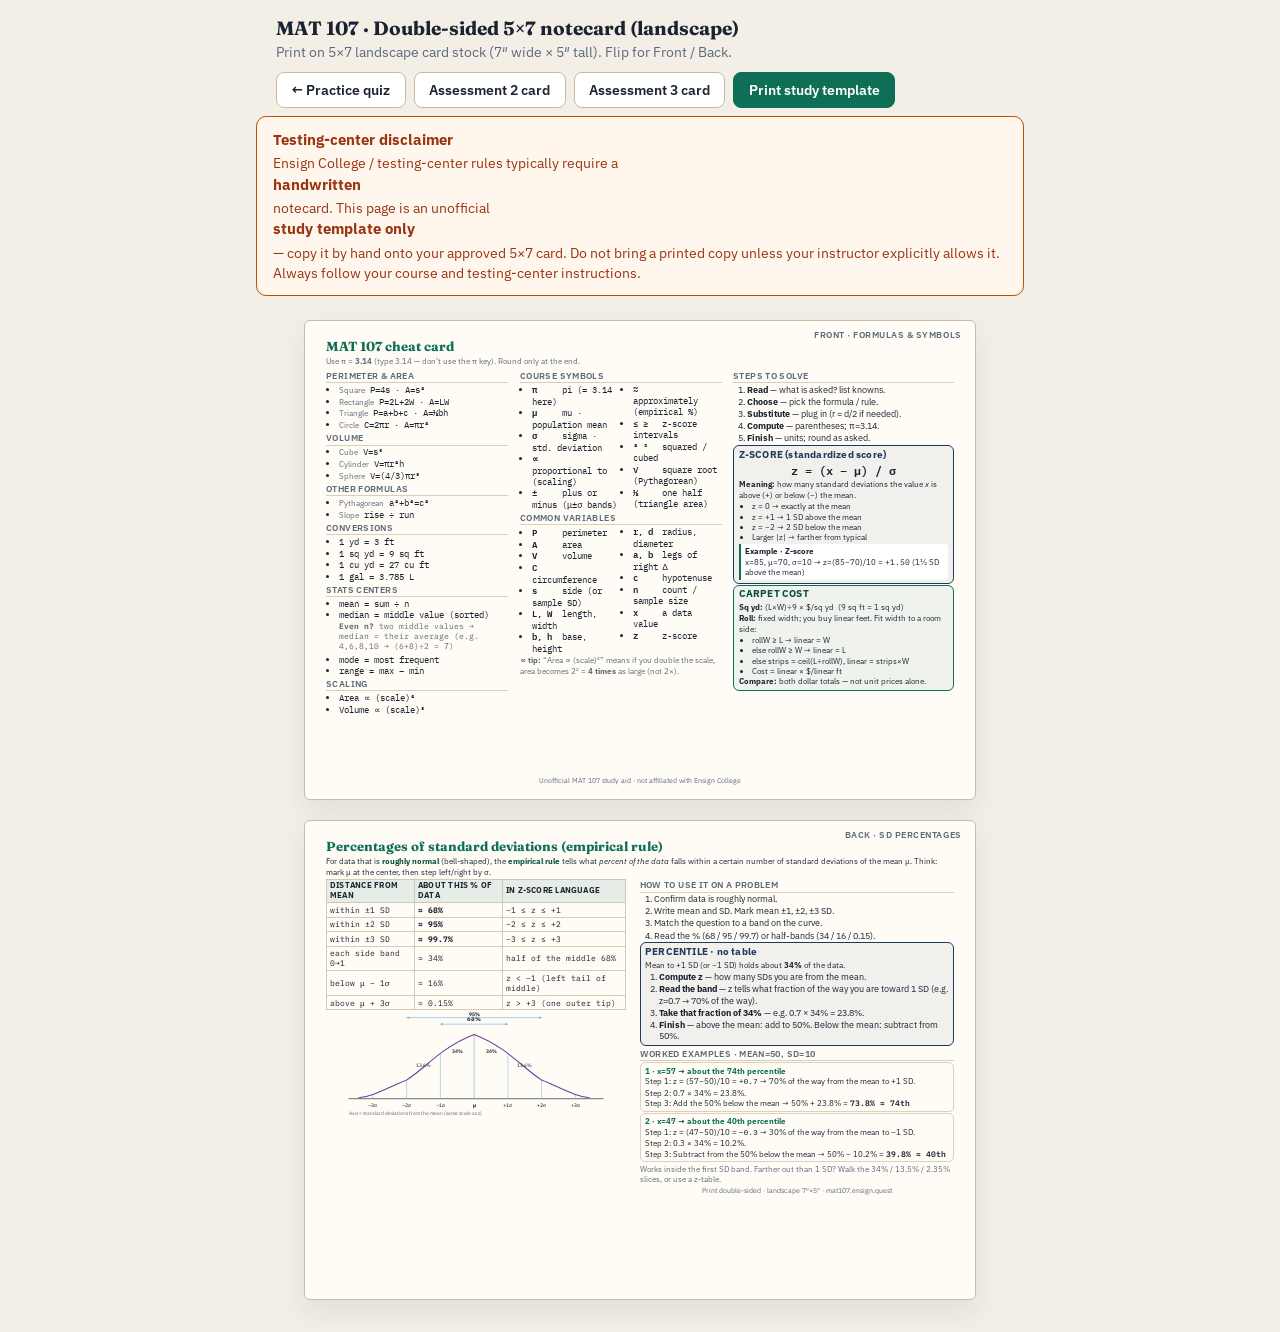
<file: notecard.html>
<!DOCTYPE html>
<html lang="en">
<head>
  <meta charset="UTF-8" />
  <meta name="viewport" content="width=device-width, initial-scale=1" />
  <title>MAT 107 · 5×7 Landscape Formula Notecard</title>
  <link rel="icon" href="favicon.ico" sizes="any" />
  <link rel="icon" type="image/png" href="assets/favicon-32.png" sizes="32x32" />
  <link rel="apple-touch-icon" href="assets/apple-touch-icon.png" />
  <link rel="preconnect" href="https://fonts.googleapis.com" />
  <link rel="preconnect" href="https://fonts.gstatic.com" crossorigin />
  <link href="https://fonts.googleapis.com/css2?family=Fraunces:opsz,wght@9..144,600;9..144,700&family=IBM+Plex+Sans:wght@400;500;600&family=IBM+Plex+Mono:wght@400;500&display=swap" rel="stylesheet" />
  <style>
    :root {
      --ink: #1a2332;
      --muted: #5c6b7a;
      --line: #c9bba3;
      --accent: #0f6e56;
      --accent-deep: #0a4f3d;
      --paper: #fffcf6;
      --wash: #f3efe6;
      --z: #1e3a5f;
    }

    * { box-sizing: border-box; }

    body {
      margin: 0;
      font-family: "IBM Plex Sans", system-ui, sans-serif;
      color: var(--ink);
      background: var(--wash);
      line-height: 1.28;
    }

    .toolbar {
      max-width: 48rem;
      margin: 0 auto;
      padding: 1rem 1.25rem 0.5rem;
      display: flex;
      flex-wrap: wrap;
      gap: 0.65rem;
      align-items: center;
      justify-content: space-between;
    }

    .toolbar h1 {
      margin: 0;
      font-family: "Fraunces", Georgia, serif;
      font-size: 1.2rem;
      font-weight: 700;
    }

    .toolbar p {
      margin: 0.2rem 0 0;
      color: var(--muted);
      font-size: 0.85rem;
    }

    .disclaimer-banner {
      max-width: 48rem;
      margin: 0 auto 0.75rem;
      padding: 0.75rem 1rem;
      border: 1px solid #b45309;
      border-radius: 10px;
      background: #fff7ed;
      color: #9a3412;
      font-size: 0.9rem;
      line-height: 1.4;
    }

    .disclaimer-banner strong {
      display: block;
      margin-bottom: 0.2rem;
      font-size: 0.95rem;
    }

    .toolbar-actions {
      display: flex;
      flex-wrap: wrap;
      gap: 0.5rem;
    }

    .btn {
      font: inherit;
      font-weight: 600;
      font-size: 0.9rem;
      border-radius: 8px;
      padding: 0.5rem 0.9rem;
      cursor: pointer;
      text-decoration: none;
      border: 1px solid var(--line);
      background: #fff;
      color: var(--ink);
    }

    .btn.primary {
      background: var(--accent);
      border-color: var(--accent);
      color: #fff;
    }

    .deck {
      display: flex;
      flex-direction: column;
      align-items: center;
      gap: 1.25rem;
      padding: 0.75rem 1rem 2rem;
    }

    .side {
      width: 7in;
      height: 5in;
      background: var(--paper);
      border: 1px solid var(--line);
      border-radius: 6px;
      box-shadow: 0 12px 28px rgba(26, 35, 50, 0.08);
      padding: 0.18in 0.22in 0.14in;
      overflow: hidden;
      position: relative;
    }

    .side-label {
      position: absolute;
      top: 0.08in;
      right: 0.14in;
      font-size: 0.54rem;
      letter-spacing: 0.06em;
      text-transform: uppercase;
      color: var(--muted);
      font-weight: 600;
    }

    .side h2 {
      margin: 0 0 0.06rem;
      font-family: "Fraunces", Georgia, serif;
      font-size: 0.82rem;
      font-weight: 700;
      color: var(--accent);
      padding-right: 1.5in;
    }

    .side h3 {
      margin: 0.12rem 0 0.05rem;
      font-size: 0.58rem;
      letter-spacing: 0.04em;
      text-transform: uppercase;
      color: var(--muted);
      font-weight: 600;
      border-bottom: 1px solid rgba(201, 187, 163, 0.7);
      padding-bottom: 0.03rem;
    }

    .front-grid {
      display: grid;
      grid-template-columns: 0.95fr 1.05fr 1.15fr;
      gap: 0.12in;
      height: calc(100% - 0.42in);
    }

    .back-grid {
      display: grid;
      grid-template-columns: 1.05fr 1.1fr;
      gap: 0.14in;
      align-items: start;
      height: calc(100% - 0.42in);
    }

    .formulas,
    .defs {
      font-family: "IBM Plex Mono", ui-monospace, monospace;
      font-size: 0.54rem;
      margin: 0;
      padding-left: 0.8rem;
    }

    .formulas li,
    .defs li { margin: 0.03rem 0; }

    .formulas .lbl {
      font-family: "IBM Plex Sans", system-ui, sans-serif;
      color: var(--muted);
      font-size: 0.5rem;
    }

    .defs .lbl {
      font-family: "IBM Plex Mono", ui-monospace, monospace;
      color: var(--ink);
      font-size: 0.56rem;
      font-weight: 600;
      display: inline-block;
      min-width: 1.55rem;
    }

    .defs {
      columns: 2;
      column-gap: 0.12in;
      padding-left: 0.75rem;
    }

    .defs li {
      break-inside: avoid;
    }

    .steps {
      margin: 0;
      padding-left: 0.9rem;
      font-size: 0.56rem;
    }

    .steps li { margin: 0.04rem 0; }

    .z-box {
      margin-top: 0.1rem;
      padding: 0.18rem 0.28rem;
      border: 1.5px solid var(--z);
      border-radius: 6px;
      background: rgba(30, 58, 95, 0.06);
    }

    .z-box .z-title {
      margin: 0 0 0.08rem;
      font-size: 0.62rem;
      font-weight: 700;
      color: var(--z);
      letter-spacing: 0.02em;
    }

    .z-box .z-formula {
      font-family: "IBM Plex Mono", ui-monospace, monospace;
      font-size: 0.72rem;
      font-weight: 600;
      margin: 0 0 0.08rem;
      text-align: center;
    }

    .z-box p {
      margin: 0;
      font-size: 0.52rem;
      color: var(--ink);
    }

    .z-box ul {
      margin: 0.06rem 0 0;
      padding-left: 0.85rem;
      font-size: 0.5rem;
    }

    .ex {
      margin: 0.08rem 0 0;
      padding: 0.14rem 0.26rem;
      background: rgba(15, 110, 86, 0.06);
      border-left: 2px solid var(--accent);
      border-radius: 0 4px 4px 0;
      font-size: 0.5rem;
    }

    .ex strong {
      display: block;
      margin-bottom: 0.02rem;
      font-size: 0.52rem;
    }

    .ex code {
      font-family: "IBM Plex Mono", ui-monospace, monospace;
      font-size: 0.5rem;
    }

    .note {
      margin: 0.04rem 0 0.08rem;
      font-size: 0.52rem;
      color: var(--muted);
    }

    .explain {
      margin: 0;
      font-size: 0.52rem;
      color: var(--ink);
    }

    .explain strong { color: var(--accent-deep); }

    .pct-table {
      width: 100%;
      border-collapse: collapse;
      font-size: 0.5rem;
      margin: 0.08rem 0;
      font-family: "IBM Plex Mono", ui-monospace, monospace;
    }

    .pct-table th,
    .pct-table td {
      border: 1px solid rgba(201, 187, 163, 0.75);
      padding: 0.1rem 0.18rem;
      text-align: left;
    }

    .pct-table th {
      background: rgba(15, 110, 86, 0.1);
      font-family: "IBM Plex Sans", system-ui, sans-serif;
      font-size: 0.48rem;
      text-transform: uppercase;
      letter-spacing: 0.03em;
    }

    .curve-wrap { text-align: center; margin: 0; }

    .curve-wrap svg {
      width: 100%;
      max-height: 1.85in;
      height: auto;
    }

    .examples { display: grid; gap: 0.08rem; }

    .eg {
      border: 1px solid rgba(201, 187, 163, 0.65);
      border-radius: 5px;
      padding: 0.16rem 0.26rem;
      font-size: 0.5rem;
    }

    .eg strong {
      color: var(--accent);
      font-size: 0.52rem;
    }

    .eg .ans {
      font-family: "IBM Plex Mono", ui-monospace, monospace;
      font-weight: 600;
    }

    .footer-tiny {
      margin-top: 0.08rem;
      font-size: 0.46rem;
      color: var(--muted);
      text-align: center;
    }

    @media print {
      body { background: #fff; }
      .toolbar { display: none !important; }
      .disclaimer-banner { display: none !important; }
      .deck { padding: 0; gap: 0; }
      .side {
        box-shadow: none;
        border: none;
        border-radius: 0;
        page-break-after: always;
        break-after: page;
        margin: 0;
      }
      .side:last-child { page-break-after: auto; }
      @page {
        size: 7in 5in landscape;
        margin: 0;
      }
    }

    @media (max-width: 760px) {
      .side {
        width: min(100%, 7in);
        height: auto;
        min-height: 5in;
      }
      .front-grid,
      .back-grid {
        grid-template-columns: 1fr;
        height: auto;
      }
      .defs { columns: 1; }
    }
  </style>
</head>
<body>
  <div class="toolbar">
    <div>
      <h1>MAT 107 · Double-sided 5×7 notecard (landscape)</h1>
      <p>Print on 5×7 landscape card stock (7″ wide × 5″ tall). Flip for Front / Back.</p>
    </div>
    <div class="toolbar-actions">
      <a class="btn" href="index.html">← Practice quiz</a>
      <a class="btn" href="notecard-a2.html">Assessment 2 card</a>
      <a class="btn" href="notecard-a3.html">Assessment 3 card</a>
      <button class="btn primary" type="button" onclick="window.print()">Print study template</button>
    </div>
  </div>

  <aside class="disclaimer-banner" role="note">
    <strong>Testing-center disclaimer</strong>
    Ensign College / testing-center rules typically require a <strong>handwritten</strong> notecard.
    This page is an unofficial <strong>study template only</strong> — copy it by hand onto your approved
    5×7 card. Do not bring a printed copy unless your instructor explicitly allows it. Always follow
    your course and testing-center instructions.
  </aside>

  <div class="deck">
    <!-- FRONT -->
    <article class="side" aria-label="Notecard front">
      <span class="side-label">Front · Formulas &amp; symbols</span>
      <h2>MAT 107 cheat card</h2>
      <p class="note">Use π = <strong>3.14</strong> (type 3.14 — don’t use the π key). Round only at the end.</p>

      <div class="front-grid">
        <div>
          <h3>Perimeter &amp; area</h3>
          <ul class="formulas">
            <li><span class="lbl">Square</span> P=4s · A=s²</li>
            <li><span class="lbl">Rectangle</span> P=2L+2W · A=LW</li>
            <li><span class="lbl">Triangle</span> P=a+b+c · A=½bh</li>
            <li><span class="lbl">Circle</span> C=2πr · A=πr²</li>
          </ul>
          <h3>Volume</h3>
          <ul class="formulas">
            <li><span class="lbl">Cube</span> V=s³</li>
            <li><span class="lbl">Cylinder</span> V=πr²h</li>
            <li><span class="lbl">Sphere</span> V=(4/3)πr³</li>
          </ul>
          <h3>Other formulas</h3>
          <ul class="formulas">
            <li><span class="lbl">Pythagorean</span> a²+b²=c²</li>
            <li><span class="lbl">Slope</span> rise ÷ run</li>
          </ul>
          <h3>Conversions</h3>
          <ul class="formulas">
            <li>1 yd = 3 ft</li>
            <li>1 sq yd = 9 sq ft</li>
            <li>1 cu yd = 27 cu ft</li>
            <li>1 gal = 3.785 L</li>
          </ul>
          <h3>Stats centers</h3>
          <ul class="formulas">
            <li>mean = sum ÷ n</li>
            <li>median = middle value (sorted)</li>
            <li class="note" style="list-style:none;margin:0.02rem 0 0.04rem;padding-left:0;font-size:0.52rem;line-height:1.25;">
              <strong>Even n?</strong> two middle values → median = their average
              (e.g. 4,6,8,10 → (6+8)÷2 = <code>7</code>)
            </li>
            <li>mode = most frequent</li>
            <li>range = max − min</li>
          </ul>
          <h3>Scaling</h3>
          <ul class="formulas">
            <li>Area ∝ (scale)²</li>
            <li>Volume ∝ (scale)³</li>
          </ul>
        </div>

        <div>
          <h3>Course symbols</h3>
          <ul class="defs">
            <li><span class="lbl">π</span> pi (= 3.14 here)</li>
            <li><span class="lbl">μ</span> mu · population mean</li>
            <li><span class="lbl">σ</span> sigma · std. deviation</li>
            <li><span class="lbl">∝</span> proportional to (scaling)</li>
            <li><span class="lbl">±</span> plus or minus (μ±σ bands)</li>
            <li><span class="lbl">≈</span> approximately (empirical %)</li>
            <li><span class="lbl">≤ ≥</span> z-score intervals</li>
            <li><span class="lbl">² ³</span> squared / cubed</li>
            <li><span class="lbl">√</span> square root (Pythagorean)</li>
            <li><span class="lbl">½</span> one half (triangle area)</li>
          </ul>

          <h3>Common variables</h3>
          <ul class="defs">
            <li><span class="lbl">P</span> perimeter</li>
            <li><span class="lbl">A</span> area</li>
            <li><span class="lbl">V</span> volume</li>
            <li><span class="lbl">C</span> circumference</li>
            <li><span class="lbl">s</span> side (or sample SD)</li>
            <li><span class="lbl">L, W</span> length, width</li>
            <li><span class="lbl">b, h</span> base, height</li>
            <li><span class="lbl">r, d</span> radius, diameter</li>
            <li><span class="lbl">a, b</span> legs of right Δ</li>
            <li><span class="lbl">c</span> hypotenuse</li>
            <li><span class="lbl">n</span> count / sample size</li>
            <li><span class="lbl">x</span> a data value</li>
            <li><span class="lbl">z</span> z-score</li>
          </ul>
          <p class="note" style="margin-top:0.08rem;">
            <strong>∝ tip:</strong> “Area ∝ (scale)²” means if you double the scale,
            area becomes 2² = <strong>4 times</strong> as large (not 2×).
          </p>
        </div>

        <div>
          <h3>Steps to solve</h3>
          <ol class="steps">
            <li><strong>Read</strong> — what is asked? list knowns.</li>
            <li><strong>Choose</strong> — pick the formula / rule.</li>
            <li><strong>Substitute</strong> — plug in (r = d/2 if needed).</li>
            <li><strong>Compute</strong> — parentheses; π=3.14.</li>
            <li><strong>Finish</strong> — units; round as asked.</li>
          </ol>

          <div class="z-box">
            <p class="z-title">Z-SCORE (standardized score)</p>
            <p class="z-formula">z = (x − μ) / σ</p>
            <p>
              <strong>Meaning:</strong> how many standard deviations the value
              <em>x</em> is above (+) or below (−) the mean.
            </p>
            <ul>
              <li>z = 0 → exactly at the mean</li>
              <li>z = +1 → 1 SD above the mean</li>
              <li>z = −2 → 2 SD below the mean</li>
              <li>Larger |z| → farther from typical</li>
            </ul>
            <div class="ex" style="margin-top:0.1rem;background:#fff;">
              <strong>Example · Z-score</strong>
              x=85, μ=70, σ=10 → z=(85−70)/10 = <code>+1.50</code>
              (1½ SD above the mean)
            </div>
          </div>

          <div class="z-box" style="margin-top:0.06rem;border-color:var(--accent);background:rgba(15,110,86,0.06);">
            <p class="z-title" style="color:var(--accent-deep);">CARPET COST</p>
            <p><strong>Sq yd:</strong> (L×W)÷9 × $/sq yd &nbsp;(9 sq ft = 1 sq yd)</p>
            <p><strong>Roll:</strong> fixed width; you buy linear feet. Fit width to a room side:</p>
            <ul>
              <li>rollW ≥ L → linear = W</li>
              <li>else rollW ≥ W → linear = L</li>
              <li>else strips = ceil(L÷rollW), linear = strips×W</li>
              <li>Cost = linear × $/linear ft</li>
            </ul>
            <p><strong>Compare:</strong> both dollar totals — not unit prices alone.</p>
          </div>
        </div>
      </div>
      <p class="footer-tiny">Unofficial MAT 107 study aid · not affiliated with Ensign College</p>
    </article>

    <!-- BACK -->
    <article class="side" aria-label="Notecard back">
      <span class="side-label">Back · SD percentages</span>
      <h2>Percentages of standard deviations (empirical rule)</h2>
      <p class="explain">
        For data that is <strong>roughly normal</strong> (bell-shaped), the
        <strong>empirical rule</strong> tells what <em>percent of the data</em>
        falls within a certain number of standard deviations of the mean μ.
        Think: mark μ at the center, then step left/right by σ.
      </p>

      <div class="back-grid">
        <div>
          <table class="pct-table">
            <thead>
              <tr>
                <th>Distance from mean</th>
                <th>About this % of data</th>
                <th>In z-score language</th>
              </tr>
            </thead>
            <tbody>
              <tr>
                <td>within ±1 SD</td>
                <td><strong>≈ 68%</strong></td>
                <td>−1 ≤ z ≤ +1</td>
              </tr>
              <tr>
                <td>within ±2 SD</td>
                <td><strong>≈ 95%</strong></td>
                <td>−2 ≤ z ≤ +2</td>
              </tr>
              <tr>
                <td>within ±3 SD</td>
                <td><strong>≈ 99.7%</strong></td>
                <td>−3 ≤ z ≤ +3</td>
              </tr>
              <tr>
                <td>each side band 0→1</td>
                <td>≈ 34%</td>
                <td>half of the middle 68%</td>
              </tr>
              <tr>
                <td>below μ − 1σ</td>
                <td>≈ 16%</td>
                <td>z &lt; −1 (left tail of middle)</td>
              </tr>
              <tr>
                <td>above μ + 3σ</td>
                <td>≈ 0.15%</td>
                <td>z &gt; +3 (one outer tip)</td>
              </tr>
            </tbody>
          </table>

          <div class="curve-wrap">
            <svg viewBox="0 0 640 230" xmlns="http://www.w3.org/2000/svg" role="img" aria-label="Normal curve with standard deviation bands">
              <defs>
                <marker id="arr" markerWidth="6" markerHeight="6" refX="5" refY="3" orient="auto">
                  <path d="M0,1 L6,3 L0,5 Z" fill="#7eb6d9"/>
                </marker>
                <marker id="arrL" markerWidth="6" markerHeight="6" refX="1" refY="3" orient="auto">
                  <path d="M6,1 L0,3 L6,5 Z" fill="#7eb6d9"/>
                </marker>
              </defs>
              <line x1="48" y1="185" x2="592" y2="185" stroke="#1a2332" stroke-width="1.4"/>
              <g stroke="#7eb6d9" stroke-width="1.1">
                <line x1="100" y1="175" x2="100" y2="185"/>
                <line x1="172" y1="145" x2="172" y2="185"/>
                <line x1="244" y1="90" x2="244" y2="185"/>
                <line x1="316" y1="48" x2="316" y2="185" stroke-width="1.5"/>
                <line x1="388" y1="90" x2="388" y2="185"/>
                <line x1="460" y1="145" x2="460" y2="185"/>
                <line x1="532" y1="175" x2="532" y2="185"/>
              </g>
              <path d="M70 183 C 100 181, 130 162, 172 145 C 210 122, 244 76, 316 48 C 388 76, 422 122, 460 145 C 502 162, 532 181, 562 183"
                    fill="none" stroke="#6b3fa0" stroke-width="2.2" stroke-linecap="round"/>
              <line x1="244" y1="26" x2="388" y2="26" stroke="#7eb6d9" stroke-width="1.3" marker-start="url(#arrL)" marker-end="url(#arr)"/>
              <text x="316" y="20" text-anchor="middle" font-size="12" font-weight="700" fill="#1a2332">68%</text>
              <line x1="172" y1="12" x2="460" y2="12" stroke="#7eb6d9" stroke-width="1.3" marker-start="url(#arrL)" marker-end="url(#arr)"/>
              <text x="316" y="8" text-anchor="middle" font-size="11" font-weight="700" fill="#1a2332">95%</text>
              <text x="280" y="88" text-anchor="middle" font-size="10" font-weight="600" fill="#1a2332">34%</text>
              <text x="352" y="88" text-anchor="middle" font-size="10" font-weight="600" fill="#1a2332">34%</text>
              <text x="208" y="118" text-anchor="middle" font-size="10" fill="#1a2332">13.6%</text>
              <text x="424" y="118" text-anchor="middle" font-size="10" fill="#1a2332">13.6%</text>
              <text x="100" y="202" text-anchor="middle" font-size="11">−3σ</text>
              <text x="172" y="202" text-anchor="middle" font-size="11">−2σ</text>
              <text x="244" y="202" text-anchor="middle" font-size="11">−1σ</text>
              <text x="316" y="202" text-anchor="middle" font-size="11" font-weight="700">μ</text>
              <text x="388" y="202" text-anchor="middle" font-size="11">+1σ</text>
              <text x="460" y="202" text-anchor="middle" font-size="11">+2σ</text>
              <text x="532" y="202" text-anchor="middle" font-size="11">+3σ</text>
              <text x="48" y="220" font-size="10" fill="#5c6b7a">Axis = standard deviations from the mean (same scale as z)</text>
            </svg>
          </div>
        </div>

        <div>
          <h3>How to use it on a problem</h3>
          <ol class="steps">
            <li>Confirm data is roughly normal.</li>
            <li>Write mean and SD. Mark mean ±1, ±2, ±3 SD.</li>
            <li>Match the question to a band on the curve.</li>
            <li>Read the % (68 / 95 / 99.7) or half-bands (34 / 16 / 0.15).</li>
          </ol>

          <div class="z-box" style="margin-top:0.06rem;">
            <p class="z-title">PERCENTILE · no table</p>
            <p>Mean to +1 SD (or −1 SD) holds about <strong>34%</strong> of the data.</p>
            <ol class="steps">
              <li><strong>Compute z</strong> — how many SDs you are from the mean.</li>
              <li><strong>Read the band</strong> — z tells what fraction of the way you are toward 1 SD (e.g. z=0.7 → 70% of the way).</li>
              <li><strong>Take that fraction of 34%</strong> — e.g. 0.7 × 34% = 23.8%.</li>
              <li><strong>Finish</strong> — above the mean: add to 50%. Below the mean: subtract from 50%.</li>
            </ol>
          </div>

          <h3>Worked examples · mean=50, SD=10</h3>
          <div class="examples">
            <div class="eg">
              <strong>1 · x=57 → about the 74th percentile</strong><br />
              Step 1: z = (57−50)/10 = <code>+0.7</code>
              → 70% of the way from the mean to +1 SD.<br />
              Step 2: 0.7 × 34% = 23.8%.<br />
              Step 3: Add the 50% below the mean → 50% + 23.8% =
              <span class="ans">73.8% ≈ 74th</span>
            </div>
            <div class="eg">
              <strong>2 · x=47 → about the 40th percentile</strong><br />
              Step 1: z = (47−50)/10 = <code>−0.3</code>
              → 30% of the way from the mean to −1 SD.<br />
              Step 2: 0.3 × 34% = 10.2%.<br />
              Step 3: Subtract from the 50% below the mean → 50% − 10.2% =
              <span class="ans">39.8% ≈ 40th</span>
            </div>
          </div>

          <p class="note" style="margin-top:0.08rem;">
            Works inside the first SD band. Farther out than 1 SD? Walk the 34% / 13.5% / 2.35% slices, or use a z-table.
          </p>
          <p class="footer-tiny">Print double-sided · landscape 7″×5″ · mat107.ensign.quest</p>
        </div>
      </div>
    </article>
  </div>
</body>
</html>
</file>
<file: css/style.css>
:root {
  --ink: #1a2332;
  --muted: #5c6b7a;
  --paper: #f3efe6;
  --panel: rgba(255, 252, 246, 0.92);
  --line: #c9bba3;
  --accent: #0f6e56;
  --accent-deep: #0a4f3d;
  --warn: #9a3412;
  --good: #166534;
  --bad: #991b1b;
  --good-bg: #dcfce7;
  --bad-bg: #fee2e2;
  --shadow: 0 18px 40px rgba(26, 35, 50, 0.08);
  --radius: 14px;
  --font: "IBM Plex Sans", system-ui, sans-serif;
  --display: "Fraunces", Georgia, serif;
  --mono: "IBM Plex Mono", ui-monospace, monospace;
}

* { box-sizing: border-box; }

html, body {
  margin: 0;
  min-height: 100%;
  font-family: var(--font);
  color: var(--ink);
  background: var(--paper);
}

.bg-grid {
  position: fixed;
  inset: 0;
  z-index: -1;
  background:
    radial-gradient(ellipse 80% 50% at 10% -10%, rgba(15, 110, 86, 0.12), transparent 55%),
    radial-gradient(ellipse 60% 40% at 100% 0%, rgba(154, 52, 18, 0.08), transparent 50%),
    linear-gradient(rgba(201, 187, 163, 0.35) 1px, transparent 1px),
    linear-gradient(90deg, rgba(201, 187, 163, 0.35) 1px, transparent 1px);
  background-size: auto, auto, 28px 28px, 28px 28px;
}

.top {
  display: flex;
  flex-wrap: wrap;
  align-items: center;
  justify-content: space-between;
  gap: 1rem;
  padding: 1.25rem 1.75rem;
  border-bottom: 1px solid var(--line);
  backdrop-filter: blur(8px);
  background: rgba(243, 239, 230, 0.75);
}

.site-canonical-bar {
  display: flex;
  justify-content: flex-end;
  align-items: center;
  padding: 0.45rem 1.75rem;
  border-bottom: 1px solid var(--line);
  background: rgba(15, 110, 86, 0.08);
}

.site-canonical-badge {
  display: inline-flex;
  align-items: baseline;
  gap: 0.35rem;
  padding: 0.35rem 0.7rem;
  border: 1px solid rgba(15, 110, 86, 0.35);
  border-radius: 999px;
  background: rgba(255, 252, 246, 0.92);
  color: var(--accent-deep);
  text-decoration: none;
  font-size: 0.82rem;
  font-weight: 600;
  line-height: 1.2;
  white-space: nowrap;
}

.site-canonical-badge:hover {
  background: #fff;
  border-color: rgba(15, 110, 86, 0.5);
}

.site-canonical-badge-label {
  color: var(--muted);
  font-weight: 500;
}

.site-canonical-badge-host {
  font-family: var(--mono);
  font-size: 0.78rem;
  letter-spacing: 0.01em;
}

.site-transfer-card {
  width: min(100%, 420px);
}

.site-transfer-summary {
  margin: -0.55rem 0 0.85rem;
  font-size: 0.92rem;
}

.site-transfer-status {
  margin: 0 0 0.85rem;
  font-size: 0.92rem;
}

.site-transfer-status.is-ok {
  color: var(--good);
}

.site-transfer-status.is-err {
  color: var(--bad);
}

.site-transfer-status.is-busy {
  color: var(--muted);
}

.site-transfer-toast {
  position: fixed;
  top: 1rem;
  right: 1rem;
  z-index: 100;
  max-width: min(90vw, 24rem);
  padding: 0.75rem 1rem;
  border: 1px solid var(--line);
  border-radius: 12px;
  background: var(--good-bg);
  color: var(--good);
  box-shadow: var(--shadow);
  font-weight: 600;
}

.top-right {
  display: flex;
  flex-wrap: wrap;
  align-items: center;
  gap: 1.25rem;
}

.lang-wrap {
  display: flex;
  flex-direction: column;
  align-items: flex-end;
  gap: 0.2rem;
  font-size: 0.75rem;
  color: var(--muted);
}

.lang-select {
  font-family: var(--font), "Segoe UI Emoji", "Apple Color Emoji", "Noto Color Emoji", sans-serif;
  font-size: 0.9rem;
  color: var(--ink);
  background: var(--panel);
  border: 1px solid var(--line);
  border-radius: 8px;
  padding: 0.4rem 0.65rem;
  min-width: 13rem;
  cursor: pointer;
}

html[dir="rtl"] .lang-wrap {
  align-items: flex-start;
}

.brand-mark {
  font-family: var(--display);
  font-weight: 700;
  font-size: 1.75rem;
  letter-spacing: -0.02em;
  color: var(--accent-deep);
  display: block;
}

.brand-sub {
  color: var(--muted);
  font-size: 0.95rem;
}

.site-footer {
  margin: 0 auto;
  padding: 0.85rem 1.75rem 1.5rem;
  max-width: 1680px;
  width: 100%;
  box-sizing: border-box;
}

body.course-page .site-footer {
  max-width: 1120px;
}

.scripture-quote {
  margin: 0 0 0.75rem;
  padding: 0.55rem 0.75rem;
  border-left: 2px solid var(--accent);
  background: rgba(15, 110, 86, 0.06);
  border-radius: 0 8px 8px 0;
  width: 100%;
  max-width: none;
}

.scripture-quote p {
  margin: 0;
  font-family: var(--display);
  font-size: 0.78rem;
  line-height: 1.4;
  color: var(--ink);
  font-style: italic;
  max-width: none;
}

.scripture-quote cite {
  display: block;
  margin-top: 0.3rem;
  font-family: var(--font);
  font-style: normal;
  font-size: 0.68rem;
  color: var(--muted);
  letter-spacing: 0.02em;
}

.site-footer > p {
  margin: 0;
  font-size: 0.78rem;
  line-height: 1.45;
  color: var(--muted);
  max-width: none;
  width: 100%;
}

.site-footer a {
  color: var(--accent);
  text-underline-offset: 2px;
}

.site-footer .footer-meta {
  display: flex;
  flex-wrap: wrap;
  align-items: baseline;
  justify-content: space-between;
  gap: 0.5rem 1.25rem;
  margin-top: 0.55rem;
}

.site-footer .footer-updated {
  margin: 0;
  font-size: 0.75rem;
  color: var(--muted);
}

.site-footer .footer-updated code {
  font-family: var(--mono);
  font-size: 0.8em;
  color: var(--ink);
}

.site-footer .footer-updated a {
  text-decoration: none;
}

.site-footer .footer-updated a:hover code {
  text-decoration: underline;
}

.site-footer .footer-links {
  margin: 0;
  font-size: 0.85rem;
  font-weight: 600;
}

.stats-bar {
  display: flex;
  gap: 1.5rem;
}

.stat {
  text-align: right;
}

.stat-val {
  display: block;
  font-family: var(--mono);
  font-weight: 500;
  font-size: 1.35rem;
}

.stat-lbl {
  font-size: 0.75rem;
  text-transform: uppercase;
  letter-spacing: 0.06em;
  color: var(--muted);
}

.layout {
  display: grid;
  grid-template-columns: minmax(200px, 260px) minmax(0, 1fr) minmax(200px, 280px);
  gap: 1.25rem;
  padding: 1.25rem 1.5rem 2.5rem;
  max-width: 1680px;
  width: 100%;
  margin: 0 auto;
}

.panel {
  background: var(--panel);
  border: 1px solid var(--line);
  border-radius: var(--radius);
  box-shadow: var(--shadow);
  padding: 1.15rem 1.2rem;
}

.panel h2 {
  font-family: var(--display);
  font-size: 1.15rem;
  margin: 0 0 0.35rem;
}

.muted {
  color: var(--muted);
  font-size: 0.85rem;
  margin: 0 0 1rem;
  line-height: 1.4;
}

.topic, .topic-list .topic {
  display: block;
  width: 100%;
  text-align: left;
  border: 1px solid transparent;
  background: transparent;
  padding: 0.55rem 0.7rem;
  border-radius: 8px;
  font: inherit;
  color: var(--ink);
  cursor: pointer;
  margin-bottom: 0.25rem;
}

.topic:hover { background: rgba(15, 110, 86, 0.08); }
.topic.active {
  background: rgba(15, 110, 86, 0.14);
  border-color: rgba(15, 110, 86, 0.35);
  font-weight: 600;
}

.topic.topic-sub {
  margin-left: 0.85rem;
  width: calc(100% - 0.85rem);
  font-size: 0.92rem;
  padding-top: 0.4rem;
  padding-bottom: 0.4rem;
  color: var(--muted);
}

.topic.topic-sub.active {
  color: var(--ink);
}

.topic.topic-boss {
  margin-top: 0.65rem;
  border: 1px solid rgba(180, 83, 9, 0.35);
  background: rgba(180, 83, 9, 0.08);
  font-weight: 600;
}

.topic.topic-boss:hover:not(:disabled) {
  background: rgba(180, 83, 9, 0.14);
}

.topic.topic-boss.active {
  background: rgba(180, 83, 9, 0.2);
  border-color: rgba(180, 83, 9, 0.55);
}

.topic.topic-boss:disabled {
  opacity: 0.55;
  cursor: not-allowed;
}

.topic.topic-boss.cleared {
  border-color: rgba(15, 110, 86, 0.45);
  background: rgba(15, 110, 86, 0.12);
}

.topic.topic-boss.practice {
  border-style: dashed;
}

.topic .m {
  float: right;
  font-family: var(--mono);
  font-size: 0.8rem;
  color: var(--muted);
}

.topic .learned-badge {
  display: inline-block;
  margin-left: 0.4rem;
  padding: 0.08rem 0.38rem;
  border-radius: 999px;
  background: rgba(15, 110, 86, 0.16);
  color: var(--accent-deep);
  font-size: 0.68rem;
  font-weight: 600;
  letter-spacing: 0.04em;
  text-transform: uppercase;
  vertical-align: middle;
}

.topic.topic-learned {
  border-color: rgba(15, 110, 86, 0.22);
}

.linkish {
  background: none;
  border: none;
  color: var(--accent);
  font: inherit;
  font-size: 0.9rem;
  cursor: pointer;
  padding: 0;
  margin-top: 1rem;
  text-decoration: underline;
  text-underline-offset: 3px;
}

a.linkish {
  display: inline-block;
}

.linkish.danger { color: var(--warn); }

.progress-actions {
  display: flex;
  flex-direction: column;
  align-items: flex-start;
  gap: 0.55rem;
  margin-top: 1.25rem;
}

.progress-actions .linkish {
  margin-top: 0;
}

.progress-actions .notecard-note {
  margin: -0.15rem 0 0.15rem;
  font-size: 0.72rem;
  max-width: 14rem;
  line-height: 1.35;
}

.quiz {
  min-height: 420px;
  display: flex;
  flex-direction: column;
}

.quiz-meta {
  display: flex;
  flex-direction: column;
  align-items: stretch;
  gap: 0.65rem;
  margin-bottom: 0.75rem;
}

.quiz-meta-row {
  display: flex;
  justify-content: space-between;
  align-items: center;
  gap: 0.75rem;
  min-width: 0;
}

.quiz-meta-left {
  display: flex;
  align-items: center;
  gap: 0.55rem;
  min-width: 0;
}

.boss-face {
  display: flex;
  align-items: center;
  justify-content: center;
  align-self: center;
  width: auto;
  height: auto;
  margin: 0.15rem 0 0.25rem;
  padding: 0;
  font-size: 72pt;
  line-height: 1;
  border: none;
  border-radius: 0;
  background: transparent;
  flex-shrink: 0;
  transition: transform 0.15s ease;
}

.boss-face[hidden] {
  display: none !important;
}

.boss-face.live {
  animation: boss-live 2.4s ease-in-out infinite;
}

.boss-face.hit {
  animation: boss-hit 2s ease;
  filter: drop-shadow(0 0 10px rgba(220, 38, 38, 0.95))
    drop-shadow(0 0 22px rgba(185, 28, 28, 0.75))
    drop-shadow(0 0 36px rgba(153, 27, 27, 0.45));
}

.boss-face.dead {
  animation: boss-dead 0.55s ease;
}

@keyframes boss-live {
  0%, 100% { transform: scale(1); }
  50% { transform: scale(1.06); }
}

@keyframes boss-hit {
  0% { transform: scale(1) rotate(0deg); }
  12% { transform: scale(1.28) rotate(-14deg); }
  28% { transform: scale(0.9) rotate(10deg); }
  45% { transform: scale(1.12) rotate(-6deg); }
  65% { transform: scale(0.96) rotate(4deg); }
  100% { transform: scale(1) rotate(0deg); }
}

@keyframes boss-dead {
  0% { transform: scale(1); }
  40% { transform: scale(1.4) rotate(10deg); }
  100% { transform: scale(1); }
}

.pill {
  display: inline-block;
  font-size: 0.75rem;
  font-weight: 600;
  letter-spacing: 0.04em;
  text-transform: uppercase;
  background: rgba(15, 110, 86, 0.12);
  color: var(--accent-deep);
  padding: 0.35rem 0.65rem;
  border-radius: 999px;
}

.prompt {
  font-family: var(--display);
  font-weight: 500;
  font-size: clamp(1.25rem, 2.2vw, 1.65rem);
  line-height: 1.45;
  margin: 0 0 1rem;
  white-space: pre-wrap;
}

/* Math notation — subscripts, superscripts, and inline formulas */
.math-text sub,
.math-text sup {
  font-size: 0.72em;
  font-weight: 600;
  line-height: 0;
  position: relative;
  vertical-align: baseline;
}

.math-text sub {
  bottom: -0.22em;
}

.math-text sup {
  top: -0.5em;
}

.hint.math-text,
.setup.math-text,
.calc.math-text {
  font-family: var(--font);
}

.hint.math-rich,
.setup.math-rich,
.calc.math-rich {
  white-space: normal;
  font-family: var(--font);
}

.math-doc {
  display: flex;
  flex-direction: column;
  gap: 0.75rem;
  font-size: 1.22rem;
  line-height: 1.6;
}

.math-doc .katex {
  font-size: 1.42em;
}

.math-gap {
  height: 0.35rem;
}

.math-overview {
  margin: 0;
  font-size: 1.22rem;
  line-height: 1.65;
  color: var(--ink);
}

.math-overview .katex {
  font-size: 1.5em;
}

.math-overview-label {
  display: inline-block;
  margin-right: 0.4rem;
  padding: 0.08rem 0.4rem;
  border-radius: 999px;
  background: rgba(26, 35, 50, 0.08);
  font-size: 0.78rem;
  font-weight: 600;
  letter-spacing: 0.04em;
  text-transform: uppercase;
  color: var(--muted);
  vertical-align: middle;
}

.math-prose {
  margin: 0;
  font-size: 1.22rem;
  line-height: 1.6;
  color: var(--ink);
  word-spacing: 0.04em;
}

.math-step {
  display: flex;
  flex-direction: column;
  gap: 0.35rem;
}

.math-step-label {
  margin: 0;
  font-family: var(--display);
  font-size: 0.95rem;
  font-weight: 600;
  color: var(--accent-deep);
  letter-spacing: 0.01em;
}

.math-block {
  margin: 0;
  padding: 1rem 1.15rem;
  background: rgba(26, 35, 50, 0.04);
  border: 1px solid rgba(201, 187, 163, 0.55);
  border-radius: 12px;
  overflow-x: auto;
  text-align: center;
}

.math-block .katex-display {
  margin: 0.35rem 0;
}

.math-block .katex {
  font-size: 1.7em;
}

.math-block .katex .mfrac {
  font-size: 1.05em;
}

.math-inline .katex {
  font-size: 1.48em;
}

.math-inline .katex .mfrac {
  font-size: 1.12em;
}

.math-fallback {
  font-family: var(--display);
  font-style: italic;
}

.choice.math-text {
  text-align: left;
  line-height: 1.5;
}

.hint {
  background: rgba(154, 52, 18, 0.08);
  border-left: 3px solid var(--warn);
  padding: 0.95rem 1.15rem;
  font-size: 1.22rem;
  line-height: 1.6;
  margin: 0;
  white-space: pre-wrap;
  border-radius: 0 10px 10px 0;
}

.setup {
  font-family: var(--font);
  font-size: 1.08rem;
  line-height: 1.55;
  background: rgba(15, 110, 86, 0.08);
  border-left: 3px solid var(--accent);
  padding: 0.85rem 1.05rem;
  margin: 0;
  white-space: pre-wrap;
  overflow-x: auto;
  border-radius: 0 10px 10px 0;
}

.calc {
  font-family: var(--font);
  font-size: 1.05rem;
  line-height: 1.55;
  background: rgba(30, 58, 95, 0.08);
  border-left: 3px solid #1e3a5f;
  padding: 0.85rem 1.05rem;
  margin: 0;
  white-space: pre-wrap;
  overflow-x: auto;
  border-radius: 0 10px 10px 0;
}

/* Stylized TI-36X Pro / Casio fx-115ES keycaps in Hint 3 */
.calc.calc-keys-hint {
  white-space: normal;
}

.calc-brand-header {
  margin: 0;
  font-size: 0.95rem;
  font-weight: 600;
  color: var(--ink);
  letter-spacing: 0.01em;
}

.calc-seq {
  display: flex;
  flex-wrap: wrap;
  align-items: center;
  gap: 0.38rem 0.42rem;
  margin: 0.15rem 0 0.35rem;
  padding: 0.55rem 0.6rem;
  border-radius: 10px;
  background: rgba(255, 255, 255, 0.55);
  border: 1px solid rgba(30, 58, 95, 0.12);
}

.calc-doc--ti .calc-seq {
  background: linear-gradient(180deg, #2a3140 0%, #1c2230 100%);
  border-color: #0f141c;
}

.calc-doc--casio .calc-seq {
  background: linear-gradient(180deg, #ebe6d8 0%, #ddd6c4 100%);
  border-color: #c4bba6;
}

.calc-seq-text {
  font-size: 0.92rem;
  font-weight: 500;
  color: var(--muted);
  margin: 0 0.15rem;
}

.calc-doc--ti .calc-seq-text {
  color: #c5ccd8;
}

.calc-doc--casio .calc-seq-text {
  color: #5a5548;
}

.calc-keycap {
  display: inline-flex;
  align-items: center;
  justify-content: center;
  box-sizing: border-box;
  min-width: 1.9rem;
  height: 1.9rem;
  padding: 0 0.42rem;
  margin: 0;
  border-radius: 0.38rem;
  font-family: var(--mono);
  font-size: 0.78rem;
  font-weight: 700;
  font-style: normal;
  line-height: 1;
  letter-spacing: 0.01em;
  user-select: none;
  cursor: default;
  box-shadow:
    inset 0 1px 0 rgba(255, 255, 255, 0.28),
    inset 0 -2px 0 rgba(0, 0, 0, 0.18),
    0 1px 2px rgba(0, 0, 0, 0.18);
}

.calc-keycap-label {
  display: block;
  transform: translateY(-0.5px);
}

/* TI-36X Pro — blue 2nd, ivory digits, charcoal ops/fn, dark enter */
.calc-keycap--ti.calc-keycap--num {
  background: linear-gradient(180deg, #f4f3ea 0%, #ddd9cb 100%);
  color: #1a1a1a;
  border: 1px solid #a8a498;
}

.calc-keycap--ti.calc-keycap--fn {
  background: linear-gradient(180deg, #6e7686 0%, #4a5160 100%);
  color: #fff;
  border: 1px solid #2e3440;
  font-size: 0.72rem;
}

.calc-keycap--ti.calc-keycap--op {
  background: linear-gradient(180deg, #454c5a 0%, #2a303c 100%);
  color: #fff;
  border: 1px solid #171c26;
}

.calc-keycap--ti.calc-keycap--shift {
  background: linear-gradient(180deg, #4a9aef 0%, #2b6fc7 100%);
  color: #fff;
  border: 1px solid #1a5080;
  min-width: 2.35rem;
  font-size: 0.7rem;
  letter-spacing: 0.04em;
}

.calc-keycap--ti.calc-keycap--enter {
  background: linear-gradient(180deg, #3f4654 0%, #252b36 100%);
  color: #fff;
  border: 1px solid #12161e;
  min-width: 2.35rem;
}

/* Casio fx-115ES / 991ES — yellow SHIFT, white digits, soft-gray fn/ops */
.calc-keycap--casio {
  border-radius: 0.5rem;
}

.calc-keycap--casio.calc-keycap--num {
  background: linear-gradient(180deg, #ffffff 0%, #eef0f3 100%);
  color: #1a1a1a;
  border: 1px solid #b8bec6;
}

.calc-keycap--casio.calc-keycap--fn {
  background: linear-gradient(180deg, #e4e6ea 0%, #c8ccd3 100%);
  color: #1a1a1a;
  border: 1px solid #9aa1ab;
  font-size: 0.72rem;
}

.calc-keycap--casio.calc-keycap--op {
  background: linear-gradient(180deg, #dce0e6 0%, #bdc3cc 100%);
  color: #1a1a1a;
  border: 1px solid #8e96a1;
}

.calc-keycap--casio.calc-keycap--shift {
  background: linear-gradient(180deg, #f7d84a 0%, #e0b61c 100%);
  color: #1a1a1a;
  border: 1px solid #c49a0e;
  min-width: 2.6rem;
  font-size: 0.65rem;
  letter-spacing: 0.03em;
}

.calc-keycap--casio.calc-keycap--enter {
  background: linear-gradient(180deg, #5c6b7c 0%, #3d4a58 100%);
  color: #fff;
  border: 1px solid #2a3340;
  min-width: 2.35rem;
}

@media (max-width: 560px) {
  .calc-keycap {
    min-width: 1.7rem;
    height: 1.7rem;
    padding: 0 0.32rem;
    font-size: 0.72rem;
  }

  .calc-keycap--ti.calc-keycap--shift,
  .calc-keycap--ti.calc-keycap--enter,
  .calc-keycap--casio.calc-keycap--shift,
  .calc-keycap--casio.calc-keycap--enter {
    min-width: 2.1rem;
  }
}

.figure {
  display: flex;
  justify-content: center;
  align-items: center;
  margin: 0.25rem 0 1.15rem;
  padding: 0.5rem 0;
}

.figure:has(.emp-chart),
.figure:has(.z-table-wrap),
.figure:has(.q-refs) {
  display: block;
}

.q-refs {
  display: flex;
  flex-direction: column;
  gap: 0.85rem;
  width: 100%;
}

.z-table-wrap {
  width: 100%;
  max-width: 100%;
  background: #fff;
  border: 1px solid var(--line);
  border-radius: 10px;
  padding: 0.65rem 0.55rem 0.75rem;
  box-sizing: border-box;
  overflow-x: auto;
}

.z-table-caption {
  margin: 0 0 0.55rem;
  font-size: 0.78rem;
  color: var(--muted);
  text-align: center;
}

.z-table {
  display: grid;
  grid-template-columns: repeat(4, minmax(7.5rem, 1fr));
  gap: 0.45rem;
  min-width: 32rem;
}

.z-col {
  width: 100%;
  border-collapse: collapse;
  font-size: 0.72rem;
  font-family: var(--mono);
}

.z-col th,
.z-col td {
  padding: 0.22rem 0.35rem;
  text-align: right;
  border-bottom: 1px solid rgba(201, 187, 163, 0.45);
}

.z-col th {
  background: #1e3a5f;
  color: #fff;
  font-weight: 600;
  text-align: center;
  position: sticky;
  top: 0;
}

.z-col td:first-child,
.z-col th:first-child {
  text-align: left;
}

.z-col tr.alt td {
  background: rgba(30, 58, 95, 0.07);
}

.q-svg {
  display: block;
  width: min(100%, 380px);
  max-width: 100%;
  height: auto;
  margin: 0 auto;
  overflow: visible;
  background: #fff;
  border: 1px solid var(--line);
  border-radius: 10px;
  box-sizing: content-box;
}

.emp-chart {
  width: 100%;
  max-width: 100%;
}

.emp-chart-toggle {
  display: inline-flex;
  align-items: center;
  gap: 0.35rem;
  cursor: pointer;
  list-style: none;
  font-family: var(--font);
  font-size: 0.9rem;
  font-weight: 500;
  color: var(--accent-deep);
  background: rgba(15, 110, 86, 0.08);
  border: 1px solid var(--line);
  border-radius: 8px;
  padding: 0.45rem 0.75rem;
  user-select: none;
}

.emp-chart-toggle::-webkit-details-marker {
  display: none;
}

.emp-chart-toggle::before {
  content: "▸";
  font-size: 0.75rem;
  line-height: 1;
  color: var(--accent);
}

.emp-chart[open] .emp-chart-toggle::before {
  content: "▾";
}

.emp-chart-body {
  margin-top: 0.75rem;
  background: #fff;
  border: 1px solid var(--line);
  border-radius: 10px;
  padding: 0.55rem 0.45rem 0.65rem;
}

.emp-chart-caption {
  margin: 0 0 0.45rem;
  font-size: 0.78rem;
  color: var(--muted);
  text-align: center;
}

.emp-curve-svg {
  width: min(100%, 640px);
  border: none;
}

.hint-stack {
  display: flex;
  flex-direction: column;
  gap: 0.65rem;
  margin-bottom: 1rem;
}

.clarify {
  font-size: 1.08rem;
  line-height: 1.55;
  background: rgba(124, 58, 237, 0.07);
  border-left: 3px solid #7c3aed;
  padding: 0.85rem 1.05rem;
  margin: 0;
  white-space: pre-wrap;
}

.teach {
  font-size: 1.15rem;
  line-height: 1.55;
  background: rgba(15, 110, 86, 0.1);
  border-left: 3px solid var(--accent);
  padding: 0.9rem 1.1rem;
  margin: 0;
  border-radius: 0 10px 10px 0;
}

.teach-badge {
  display: inline-block;
  margin: 0 0 0.55rem;
  padding: 0.1rem 0.45rem;
  border-radius: 999px;
  background: rgba(15, 110, 86, 0.16);
  font-size: 0.78rem;
  font-weight: 600;
  letter-spacing: 0.03em;
  text-transform: uppercase;
  color: var(--accent-deep);
}

.teach-block {
  margin: 0.55rem 0 0;
}

.teach-block:first-of-type {
  margin-top: 0.15rem;
}

.teach-label {
  margin: 0 0 0.25rem;
  font-family: var(--display);
  font-size: 0.92rem;
  font-weight: 600;
  color: var(--accent-deep);
}

.teach-body {
  margin: 0;
  font-size: 1.15rem;
  line-height: 1.55;
}

.teach-answer .teach-body {
  font-family: var(--display);
  font-size: 1.35rem;
  font-weight: 600;
}

.teach-note {
  margin: 0.65rem 0 0;
  font-size: 0.92rem;
  color: var(--muted);
}

.clarify.ai {
  white-space: normal;
}

.clarify-link {
  color: var(--accent-deep);
  font-weight: 600;
}

.clarify-prompt {
  margin-top: 0.65rem;
  font-size: 0.85rem;
}

.clarify-prompt pre {
  margin: 0.4rem 0 0;
  padding: 0.55rem 0.65rem;
  background: rgba(26, 35, 50, 0.06);
  border-radius: 8px;
  white-space: pre-wrap;
  font-family: var(--mono);
  font-size: 0.8rem;
}

.hint-btns {
  display: flex;
  flex-wrap: wrap;
  gap: 0.5rem 0.85rem;
  justify-content: flex-end;
}

.hint-btns .linkish {
  margin-top: 0;
}

.hint-btns .linkish:disabled {
  color: var(--muted);
  text-decoration: none;
  cursor: default;
}

.choices {
  display: flex;
  flex-direction: column;
  gap: 0.5rem;
  margin-bottom: 1rem;
}

.choice {
  text-align: left;
  font: inherit;
  padding: 0.85rem 1rem;
  border-radius: 10px;
  border: 1px solid var(--line);
  background: #fff;
  cursor: pointer;
  transition: border-color 0.15s, background 0.15s;
}

.choice:hover:not(:disabled) {
  border-color: var(--accent);
  background: rgba(15, 110, 86, 0.06);
}

.choice:disabled { cursor: default; opacity: 0.95; }
.choice.right { border-color: var(--good); background: var(--good-bg); }
.choice.wrong { border-color: var(--bad); background: var(--bad-bg); }

.answer-form label {
  display: block;
  font-size: 0.8rem;
  text-transform: uppercase;
  letter-spacing: 0.05em;
  color: var(--muted);
  margin-bottom: 0.35rem;
}

.input-row {
  display: flex;
  align-items: center;
  gap: 0.5rem;
  margin-bottom: 0.5rem;
}

#q-input {
  flex: 1;
  font-family: var(--mono);
  font-size: 1.1rem;
  padding: 0.7rem 0.85rem;
  border: 1px solid var(--line);
  border-radius: 10px;
  background: #fff;
}

#q-input:focus {
  outline: 2px solid rgba(15, 110, 86, 0.35);
  border-color: var(--accent);
}

.unit {
  font-family: var(--mono);
  color: var(--muted);
  white-space: nowrap;
}

.multi-fields {
  display: flex;
  flex-direction: column;
  gap: 0.85rem;
}

.multi-fields--classify {
  gap: 0.55rem;
  max-width: 40rem;
}

.multi-field label {
  display: block;
  font-size: 0.8rem;
  text-transform: uppercase;
  letter-spacing: 0.05em;
  color: var(--muted);
  margin-bottom: 0.35rem;
}

.multi-field .input-row {
  margin-bottom: 0;
}

.multi-field input,
.multi-field .field-select {
  flex: 1;
  font-family: var(--mono);
  font-size: 1.1rem;
  padding: 0.7rem 0.85rem;
  border: 1px solid var(--line);
  border-radius: 10px;
  background: #fff;
  color: var(--ink);
}

.multi-field .field-select {
  font-family: var(--font);
  font-size: 1rem;
  font-weight: 500;
  min-width: 10rem;
  cursor: pointer;
  appearance: none;
  background-image: url("data:image/svg+xml,%3Csvg xmlns='http://www.w3.org/2000/svg' width='12' height='8' viewBox='0 0 12 8'%3E%3Cpath fill='%235c6b7a' d='M1 1l5 5 5-5'/%3E%3C/svg%3E");
  background-repeat: no-repeat;
  background-position: right 0.75rem center;
  padding-right: 2rem;
}

.multi-field input:focus,
.multi-field .field-select:focus {
  outline: 2px solid rgba(15, 110, 86, 0.35);
  border-color: var(--accent);
}

.multi-field--kept input,
.multi-field--kept .field-select {
  border-color: var(--good);
  background: var(--good-bg);
  color: var(--ink);
  opacity: 1;
  cursor: default;
}

.multi-field--sequence-choice {
  display: grid;
  grid-template-columns: minmax(0, 1fr) minmax(9.5rem, 11.5rem);
  gap: 0.65rem 1rem;
  align-items: center;
  padding: 0.7rem 0.85rem;
  border: 1px solid var(--line);
  border-radius: 12px;
  background: rgba(255, 252, 246, 0.9);
}

.multi-field--sequence-choice label {
  text-transform: none;
  letter-spacing: 0;
  font-family: var(--mono);
  font-size: 1.02rem;
  font-weight: 500;
  color: var(--ink);
  margin: 0;
  line-height: 1.35;
}

.multi-field--sequence-choice .input-row {
  margin: 0;
}

.multi-field--sequence-choice .field-select {
  width: 100%;
  flex: none;
}

@media (max-width: 560px) {
  .multi-field--sequence-choice {
    grid-template-columns: 1fr;
    gap: 0.45rem;
  }
}

.multi-excel {
  padding: 0;
}

.excel-window {
  width: min(100%, 28rem);
  border: 1px solid #c5cdd6;
  border-radius: 10px;
  overflow: hidden;
  background: #f3f5f7;
  box-shadow: 0 8px 24px rgba(20, 35, 50, 0.08);
  font-family: "Segoe UI", "IBM Plex Sans", sans-serif;
}

.excel-titlebar {
  display: flex;
  align-items: center;
  justify-content: space-between;
  gap: 0.75rem;
  padding: 0.45rem 0.7rem;
  background: linear-gradient(180deg, #217346 0%, #1a5c38 100%);
  color: #fff;
}

.excel-title {
  font-size: 0.82rem;
  font-weight: 600;
  letter-spacing: 0.01em;
  min-width: 0;
  overflow: hidden;
  text-overflow: ellipsis;
  white-space: nowrap;
}

.excel-title-actions {
  display: flex;
  align-items: center;
  gap: 0.55rem;
  flex-shrink: 0;
}

.excel-copy-btn {
  margin: 0;
  padding: 0.18rem 0.55rem;
  border: 1px solid rgba(255, 255, 255, 0.45);
  border-radius: 999px;
  background: rgba(255, 255, 255, 0.12);
  color: #fff;
  font: inherit;
  font-size: 0.72rem;
  font-weight: 600;
  letter-spacing: 0.01em;
  cursor: pointer;
  white-space: nowrap;
}

.excel-copy-btn:hover {
  background: rgba(255, 255, 255, 0.22);
}

.excel-copy-btn:focus-visible {
  outline: 2px solid #fff;
  outline-offset: 2px;
}

.excel-copy-btn.is-copied {
  background: #fff;
  border-color: #fff;
  color: #1a5c38;
}

.excel-traffic {
  display: flex;
  gap: 0.28rem;
}

.excel-traffic i {
  display: block;
  width: 0.55rem;
  height: 0.55rem;
  border-radius: 50%;
  background: rgba(255, 255, 255, 0.35);
}

.excel-formula-bar {
  display: grid;
  grid-template-columns: 3.25rem auto 1fr;
  align-items: stretch;
  gap: 0;
  border-bottom: 1px solid #d0d7de;
  background: #fff;
}

.excel-name-box {
  display: flex;
  align-items: center;
  justify-content: center;
  border-right: 1px solid #d0d7de;
  font-family: var(--mono);
  font-size: 0.85rem;
  font-weight: 600;
  color: #1f2933;
  background: #f8fafc;
}

.excel-fx {
  display: flex;
  align-items: center;
  justify-content: center;
  width: 2rem;
  border-right: 1px solid #d0d7de;
  color: #5b6b7c;
  font-size: 0.85rem;
  font-weight: 700;
  font-style: italic;
  background: #f8fafc;
}

.excel-formula-input {
  width: 100%;
  border: 0 !important;
  border-radius: 0 !important;
  box-shadow: none !important;
  outline: none !important;
  padding: 0.55rem 0.7rem !important;
  font-family: var(--mono) !important;
  font-size: 0.98rem !important;
  background: #fff !important;
}

.excel-formula-input:focus {
  background: #fffef8 !important;
}

.excel-tip {
  padding: 0.35rem 0.7rem;
  border-bottom: 1px solid #e5eaf0;
  background: #eef6f1;
  color: #166534;
  font-family: var(--mono);
  font-size: 0.78rem;
  line-height: 1.35;
  min-height: 1.55rem;
}

.excel-grid-wrap {
  overflow-x: auto;
  background: #fff;
}

.excel-grid {
  width: max-content;
  min-width: 100%;
  border-collapse: collapse;
  table-layout: fixed;
  font-size: 0.9rem;
}

.excel-grid th,
.excel-grid td {
  border: 1px solid #d8dee6;
  padding: 0.4rem 0.5rem;
  height: 2rem;
}

.excel-corner,
.excel-row-head,
.excel-grid thead th {
  background: #eef1f4;
  color: #5b6b7c;
  font-weight: 600;
  text-align: center;
  width: 2.4rem;
}

.excel-col-head {
  position: relative;
  user-select: none;
  overflow: visible;
}

.excel-col-label {
  display: block;
  pointer-events: none;
}

.excel-col-resize {
  position: absolute;
  top: 0;
  right: -3px;
  width: 7px;
  height: 100%;
  cursor: col-resize;
  z-index: 2;
}

.excel-col-resize:hover,
body.excel-col-resizing .excel-col-resize {
  background: rgba(33, 115, 70, 0.35);
}

body.excel-col-resizing {
  cursor: col-resize !important;
  user-select: none !important;
}

body.excel-col-resizing * {
  cursor: col-resize !important;
}

.excel-cell {
  background: #fff;
  font-family: var(--mono);
  color: #1f2933;
}

.excel-cell--label {
  font-family: var(--font);
  color: #334155;
  background: #fafbfc;
}

.excel-cell--locked {
  text-align: right;
}

.excel-cell--active {
  outline: 2px solid #217346;
  outline-offset: -2px;
  background: #fff3b0;
  cursor: text;
}

.excel-cell--active.excel-cell--ok,
.multi-field--kept .excel-cell--active {
  background: #c6efce;
  outline-color: #548235;
}

.excel-cell-mirror {
  display: block;
  min-height: 1.2em;
  color: #166534;
  white-space: nowrap;
  overflow: hidden;
  text-overflow: ellipsis;
}

@media (max-width: 640px) {
  .excel-window {
    width: 100%;
  }
}

.multi-widget-label {
  display: block;
  font-size: 0.8rem;
  text-transform: uppercase;
  letter-spacing: 0.05em;
  color: var(--muted);
  margin-bottom: 0.35rem;
}

.fraction-input {
  display: inline-grid;
  grid-template-columns: 1fr;
  justify-items: center;
  gap: 0.15rem;
  min-width: 5rem;
}

.fraction-input input {
  width: 4.5rem;
  text-align: center;
}

.fraction-bar {
  display: block;
  width: 100%;
  height: 2px;
  background: var(--ink);
  border-radius: 1px;
}

.multi-unit-value .unit-value-row {
  align-items: stretch;
}

.multi-unit-value .unit-value-row input {
  flex: 1;
  min-width: 5rem;
}

.unit-select {
  font-family: var(--mono);
  font-size: 1rem;
  padding: 0.65rem 0.75rem;
  border: 1px solid var(--line);
  border-radius: 10px;
  background: #fff;
  min-width: 7rem;
}

.digit-input {
  width: 2.4rem !important;
  flex: 0 0 auto !important;
  text-align: center;
  padding-left: 0.35rem !important;
  padding-right: 0.35rem !important;
}

.division-work {
  font-family: var(--mono);
  font-size: 1.35rem;
  line-height: 1.2;
  display: inline-block;
}

.div-row {
  display: flex;
  align-items: flex-end;
  gap: 0.35rem;
}

.div-gutter {
  width: 2.5rem;
  flex-shrink: 0;
}

.div-quotient-digits {
  display: flex;
  gap: 0.25rem;
  padding-left: 2.85rem;
}

.div-remainder {
  display: flex;
  align-items: center;
  gap: 0.25rem;
  margin-left: 0.5rem;
  font-size: 1rem;
  color: var(--muted);
}

.div-rem-label {
  font-weight: 600;
}

.div-bar {
  height: 2px;
  background: var(--ink);
  margin: 0.15rem 0 0.2rem 2.85rem;
  min-width: 6rem;
}

.problem-row .div-divisor {
  min-width: 2rem;
  text-align: right;
}

.div-paren {
  margin-right: 0.15rem;
}

.div-dividend {
  letter-spacing: 0.12em;
}

.math-insert {
  display: flex;
  flex-wrap: wrap;
  gap: 0.4rem;
  margin: 0.15rem 0 0.55rem;
}

.math-btn {
  font-family: var(--mono);
  font-size: 0.95rem;
  font-weight: 500;
  min-width: 2.4rem;
  padding: 0.35rem 0.55rem;
  border-radius: 8px;
  border: 1px solid var(--line);
  background: #fff;
  color: var(--ink);
  cursor: pointer;
  line-height: 1.2;
}

.math-btn:hover {
  border-color: var(--accent);
  color: var(--accent-deep);
  background: rgba(15, 110, 86, 0.06);
}

.math-btn:focus-visible {
  outline: 2px solid rgba(15, 110, 86, 0.35);
  outline-offset: 1px;
}

.primary, .ghost {
  font: inherit;
  font-weight: 600;
  border-radius: 10px;
  padding: 0.7rem 1.15rem;
  cursor: pointer;
  border: 1px solid transparent;
}

.primary {
  background: var(--accent);
  color: #fff;
}

.primary:hover { background: var(--accent-deep); }

.ghost {
  background: transparent;
  border-color: var(--line);
  color: var(--muted);
}

.btn-with-icon {
  display: inline-flex;
  align-items: center;
  gap: 0.4rem;
}

.btn-with-icon .btn-icon {
  flex-shrink: 0;
  display: block;
}

.answer-actions {
  display: flex;
  flex-wrap: wrap;
  align-items: center;
  gap: 0.75rem;
  margin-top: 0.35rem;
}

.answer-actions #btn-next {
  margin-left: auto;
}

.scratch-pad {
  margin-top: 1.15rem;
  display: flex;
  flex-direction: column;
  gap: 0.4rem;
}

.scratch-head {
  display: flex;
  flex-wrap: wrap;
  align-items: center;
  justify-content: space-between;
  gap: 0.5rem 0.75rem;
}

.scratch-pad label {
  font-size: 0.75rem;
  letter-spacing: 0.04em;
  text-transform: uppercase;
  color: var(--muted);
  font-weight: 600;
}

.notes-tools {
  display: flex;
  flex-wrap: wrap;
  gap: 0.35rem;
}

.notes-tool {
  font: inherit;
  font-size: 0.78rem;
  font-weight: 600;
  padding: 0.28rem 0.55rem;
  border-radius: 7px;
  border: 1px solid var(--line);
  background: #fff;
  color: var(--muted);
  cursor: pointer;
}

.notes-tool:hover {
  border-color: var(--accent);
  color: var(--accent-deep);
  background: rgba(15, 110, 86, 0.06);
}

.notes-status {
  margin: 0;
  font-size: 0.78rem;
  color: var(--muted);
  font-family: var(--mono);
}

.scratch-pad textarea {
  width: 100%;
  min-height: 6.5rem;
  resize: vertical;
  font-family: var(--mono);
  font-size: 0.9rem;
  line-height: 1.45;
  color: var(--ink);
  background: #fff;
  border: 1px solid var(--line);
  border-radius: 10px;
  padding: 0.7rem 0.85rem;
  box-sizing: border-box;
}

.scratch-pad textarea:focus {
  outline: 2px solid rgba(15, 110, 86, 0.28);
  outline-offset: 1px;
  border-color: var(--accent);
}

.modal[hidden],
.calc-panel[hidden],
.excel-panel[hidden] {
  display: none !important;
}

.modal {
  position: fixed;
  inset: 0;
  z-index: 80;
  display: grid;
  place-items: center;
  padding: 1rem;
  pointer-events: none;
}

.modal-backdrop {
  position: absolute;
  inset: 0;
  background: rgba(26, 35, 50, 0.45);
  backdrop-filter: blur(2px);
  pointer-events: auto;
}

.modal-card {
  position: relative;
  z-index: 1;
  width: min(100%, 340px);
  background: var(--panel);
  border: 1px solid var(--line);
  border-radius: 16px;
  box-shadow: var(--shadow);
  padding: 1rem 1rem 1.1rem;
  pointer-events: auto;
}

.calc-panel {
  position: fixed;
  z-index: 90;
  width: min(calc(100vw - 1.5rem), 320px);
  background: var(--panel);
  border: 1px solid var(--line);
  border-radius: 16px;
  box-shadow: 0 18px 40px rgba(26, 35, 50, 0.18);
  padding: 0.85rem 0.9rem 1rem;
  pointer-events: auto;
  user-select: none;
}

.excel-panel {
  position: fixed;
  z-index: 90;
  width: min(calc(100vw - 1.5rem), 36rem);
  background: var(--panel);
  border: 1px solid var(--line);
  border-radius: 16px;
  box-shadow: 0 18px 40px rgba(26, 35, 50, 0.18);
  padding: 0.85rem 0.9rem 1rem;
  pointer-events: auto;
  user-select: none;
}

.excel-panel .excel-formula-input,
.excel-panel .excel-cell,
.excel-panel .excel-tip,
.excel-panel .excel-name-box {
  user-select: text;
}

.excel-window--panel {
  width: 100%;
  box-shadow: none;
  border-radius: 10px;
}

.excel-panel .excel-cell {
  cursor: cell;
  text-align: right;
  white-space: nowrap;
  overflow: hidden;
  text-overflow: ellipsis;
}

.excel-panel .excel-cell--has-value {
  color: #1f2933;
}

.excel-panel.is-docked-left {
  border-radius: 0 16px 16px 0;
  border-left: none;
}

.excel-panel.is-docked-right {
  border-radius: 16px 0 0 16px;
  border-right: none;
}

.excel-panel.is-dragging {
  opacity: 0.96;
  box-shadow: 0 22px 48px rgba(26, 35, 50, 0.28);
}

.excel-panel .calc-head {
  margin-bottom: 0.65rem;
}

@media (max-width: 640px) {
  .excel-panel {
    width: min(calc(100vw - 1rem), 36rem);
  }
}

.calc-panel.is-docked-left {
  border-radius: 0 16px 16px 0;
  border-left: none;
}

.calc-panel.is-docked-right {
  border-radius: 16px 0 0 16px;
  border-right: none;
}

.calc-panel.is-dragging {
  opacity: 0.96;
  box-shadow: 0 22px 48px rgba(26, 35, 50, 0.28);
}

.calc-head,
.modal-head {
  display: flex;
  align-items: center;
  justify-content: space-between;
  gap: 0.75rem;
  margin-bottom: 0.85rem;
}

.calc-head {
  cursor: grab;
  touch-action: none;
  padding: 0.15rem 0.1rem;
  margin: -0.15rem -0.1rem 0.7rem;
  border-radius: 8px;
}

.calc-head:active,
.calc-panel.is-dragging .calc-head {
  cursor: grabbing;
}

.calc-head h2,
.modal-head h2 {
  margin: 0;
  font-family: var(--display);
  font-size: 1.25rem;
  font-weight: 700;
  pointer-events: none;
}

.modal-close {
  font: inherit;
  font-size: 1.4rem;
  line-height: 1;
  width: 2rem;
  height: 2rem;
  border: none;
  border-radius: 8px;
  background: transparent;
  color: var(--muted);
  cursor: pointer;
  flex-shrink: 0;
}

.modal-close:hover {
  background: rgba(26, 35, 50, 0.08);
  color: var(--ink);
}

.modal-body {
  margin: 0 0 1.1rem;
  color: var(--ink);
  line-height: 1.45;
  font-size: 0.98rem;
}

.modal-actions {
  display: flex;
  flex-wrap: wrap;
  justify-content: flex-end;
  gap: 0.65rem;
}

.modal-actions .primary,
.modal-actions .ghost {
  margin: 0;
  min-width: 6.5rem;
}

.boss-invite-card {
  width: min(100%, 380px);
  text-align: center;
}

.boss-invite-card .modal-head {
  text-align: left;
}

.boss-invite-face {
  margin: 0.15rem 0 0.75rem;
  font-size: 2.75rem;
  line-height: 1;
}

.boss-invite-card .modal-actions {
  justify-content: center;
}

.nourish-week-card {
  max-width: 28rem;
}

.nourish-week-choices {
  display: flex;
  flex-direction: column;
  gap: 0.55rem;
  margin: 0.35rem 0 1rem;
}

.nourish-week-btn {
  display: flex;
  flex-direction: column;
  align-items: flex-start;
  gap: 0.2rem;
  width: 100%;
  text-align: left;
  border: 1px solid var(--line);
  background: #fff;
  border-radius: 12px;
  padding: 0.85rem 1rem;
  font: inherit;
  color: var(--ink);
  cursor: pointer;
}

.nourish-week-btn:hover {
  border-color: rgba(15, 110, 86, 0.45);
  background: rgba(15, 110, 86, 0.06);
}

.nourish-week-btn.selected,
.nourish-week-btn:focus-visible {
  outline: 2px solid rgba(15, 110, 86, 0.35);
  border-color: var(--accent);
  background: rgba(15, 110, 86, 0.1);
}

.nourish-week-btn-title {
  font-weight: 600;
}

.nourish-week-btn-blurb {
  font-size: 0.9rem;
  color: var(--muted);
  line-height: 1.35;
}

.nourish-week-btn-struggle {
  font-size: 0.82rem;
  font-weight: 600;
  color: #9a3412;
  line-height: 1.35;
}

.reset-progress-card {
  max-width: 28rem;
}

.reset-topic-list {
  display: flex;
  flex-direction: column;
  gap: 0.45rem;
  max-height: min(40vh, 18rem);
  overflow: auto;
  margin: 0.35rem 0 1rem;
  padding-right: 0.15rem;
}

.reset-topic-btn {
  display: flex;
  align-items: center;
  justify-content: space-between;
  gap: 0.75rem;
  width: 100%;
  text-align: left;
  border: 1px solid var(--line);
  background: #fff;
  border-radius: 12px;
  padding: 0.7rem 0.9rem;
  cursor: pointer;
  font: inherit;
  color: inherit;
}

.reset-topic-btn:hover {
  border-color: #94a3b8;
  background: #f8fafc;
}

.reset-topic-btn.selected,
.reset-topic-btn:focus-visible {
  border-color: var(--accent, #166534);
  outline: 2px solid color-mix(in srgb, var(--accent, #166534) 35%, transparent);
  outline-offset: 1px;
  background: #f0fdf4;
}

.reset-topic-btn-label {
  font-weight: 600;
}

.reset-topic-btn-progress {
  flex-shrink: 0;
  font-variant-numeric: tabular-nums;
  font-size: 0.9rem;
  color: var(--muted);
}

.reset-progress-actions {
  flex-wrap: wrap;
}

.reset-progress-actions .danger {
  color: #b91c1c;
}

.reset-progress-actions .primary:disabled {
  opacity: 0.45;
  cursor: not-allowed;
}

.calc-display {
  width: 100%;
  box-sizing: border-box;
  font-family: var(--mono);
  font-size: 1.45rem;
  text-align: right;
  padding: 0.75rem 0.85rem;
  border: 1px solid var(--line);
  border-radius: 10px;
  background: #fff;
  color: var(--ink);
  margin-bottom: 0.75rem;
  user-select: text;
}

.calc-keys {
  display: grid;
  grid-template-columns: repeat(4, 1fr);
  gap: 0.45rem;
}

.calc-key {
  font: inherit;
  font-weight: 600;
  font-size: 1.05rem;
  padding: 0.7rem 0.35rem;
  border-radius: 10px;
  border: 1px solid var(--line);
  background: #fff;
  color: var(--ink);
  cursor: pointer;
}

.calc-key:hover {
  border-color: var(--accent);
  background: rgba(15, 110, 86, 0.06);
}

.calc-key.op {
  background: rgba(15, 110, 86, 0.1);
  color: var(--accent-deep);
}

.calc-key.fn {
  background: rgba(26, 35, 50, 0.05);
  color: var(--muted);
  font-size: 0.95rem;
}

.calc-key.eq {
  background: var(--accent);
  color: #fff;
  border-color: var(--accent);
}

.calc-key.eq:hover {
  background: var(--accent-deep);
}

.calc-key[data-calc="pi"] {
  grid-column: span 2;
}

.calc-key[data-calc="sq"] {
  grid-column: span 2;
}

.feedback {
  margin-top: 0.75rem;
  padding: 0.9rem 1rem;
  border-radius: 10px;
  font-size: 0.98rem;
  line-height: 1.45;
  white-space: pre-wrap;
}

.feedback.ok { background: var(--good-bg); color: var(--good); }
.feedback.no { background: var(--bad-bg); color: var(--bad); }

.mastery-pie {
  margin: 0.35rem 0 0.25rem;
}

.pie-chart-wrap {
  display: flex;
  flex-direction: column;
  align-items: center;
  gap: 0.35rem;
}

.mastery-pie-svg {
  width: min(100%, 220px);
  height: auto;
  display: block;
}

.mastery-pie-svg .pie-pct {
  font-family: var(--display);
  font-size: 22px;
  font-weight: 700;
  fill: var(--ink);
}

.mastery-pie-svg .pie-sub {
  font-family: var(--font);
  font-size: 10px;
  fill: var(--muted);
  letter-spacing: 0.04em;
  text-transform: uppercase;
}

.pie-summary {
  margin: 0;
  font-size: 0.78rem;
  color: var(--muted);
  text-align: center;
}

.struggle-panel {
  margin: 0.85rem 0 0.35rem;
  padding: 0.7rem 0.75rem;
  border: 1px solid rgba(180, 83, 9, 0.28);
  border-radius: 10px;
  background: rgba(180, 83, 9, 0.07);
}

.struggle-panel-title {
  margin: 0;
  font-size: 0.72rem;
  font-weight: 700;
  letter-spacing: 0.04em;
  text-transform: uppercase;
  color: #9a3412;
}

.struggle-panel-topics {
  margin: 0.3rem 0 0;
  font-size: 0.9rem;
  font-weight: 600;
  color: var(--ink);
  line-height: 1.35;
}

.struggle-panel-note {
  margin: 0.35rem 0 0;
  font-size: 0.78rem;
  color: var(--muted);
  line-height: 1.35;
}

.mastery-topic-list {
  list-style: none;
  margin: 0.85rem 0 0;
  padding: 0;
  display: grid;
  gap: 0.55rem;
}

.mastery-topic {
  cursor: pointer;
  padding: 0.35rem 0.3rem 0.4rem;
  border-radius: 8px;
}

.mastery-topic:hover {
  background: rgba(15, 110, 86, 0.08);
}

.mastery-topic-head {
  display: grid;
  grid-template-columns: 10px 1fr auto;
  align-items: center;
  gap: 0.45rem;
  font-size: 0.74rem;
  line-height: 1.25;
  margin-bottom: 0.28rem;
}

.mastery-topic-head i {
  width: 10px;
  height: 10px;
  border-radius: 2px;
  display: block;
}

.mastery-topic-head span {
  overflow: hidden;
  text-overflow: ellipsis;
  white-space: nowrap;
  color: var(--ink);
}

.mastery-topic.mastered .mastery-topic-head span {
  color: var(--accent-deep);
  font-weight: 600;
}

.mastery-topic-head em {
  font-style: normal;
  font-family: var(--mono);
  color: var(--muted);
  font-size: 0.68rem;
  white-space: nowrap;
}

.mastery-topic .bar {
  height: 7px;
  background: rgba(26, 35, 50, 0.08);
  border-radius: 99px;
  overflow: hidden;
}

.mastery-topic .bar > i {
  display: block;
  height: 100%;
  border-radius: 99px;
  transition: width 0.35s ease;
  background: var(--accent);
}

@media (max-width: 960px) {
  .layout {
    grid-template-columns: 1fr;
  }
  .topics { order: 2; }
  .quiz { order: 1; }
  .mastery { order: 3; }
}

.brand-link {
  display: block;
  font-size: 0.8rem;
  color: var(--accent);
  text-decoration: none;
  margin-bottom: 0.35rem;
  font-weight: 500;
}

.brand-link:hover {
  text-decoration: underline;
}

.course-layout {
  max-width: 1120px;
  margin: 0 auto;
  padding: 1.5rem 1.75rem 3rem;
  display: flex;
  flex-direction: column;
  gap: 2rem;
}

.course-intro {
  padding: 1.5rem 1.75rem;
}

.course-title {
  font-family: var(--display);
  font-size: clamp(1.75rem, 4vw, 2.35rem);
  margin: 0 0 0.75rem;
  line-height: 1.15;
}

.course-lead {
  margin: 0 0 1.25rem;
  max-width: 62ch;
  color: var(--muted);
  line-height: 1.55;
}

.course-quick {
  display: flex;
  flex-wrap: wrap;
  gap: 0.75rem;
}

.course-cta {
  text-decoration: none;
  display: inline-flex;
  align-items: center;
  justify-content: center;
}

.course-section h2 {
  font-family: var(--display);
  margin: 0 0 0.35rem;
  font-size: 1.45rem;
}

.section-blurb {
  margin: 0 0 1rem;
  max-width: 62ch;
}

.week-groups {
  display: flex;
  flex-direction: column;
  gap: 1.75rem;
}

.week-group {
  display: flex;
  flex-direction: column;
  gap: 0.85rem;
}

.week-group.is-collapsed {
  gap: 0;
}

.week-group.is-collapsed .week-group-head {
  padding-bottom: 0;
  border-bottom-color: transparent;
}

.week-group-head {
  display: flex;
  flex-direction: column;
  gap: 0.35rem;
  padding-bottom: 0.35rem;
  border-bottom: 1px solid var(--line);
}

.week-group-head--overview {
  gap: 0.35rem;
}

.week-group-notecard {
  align-self: flex-start;
  margin: 0 0 0 1.1rem;
  padding: 0;
  border: 0;
  background: none;
  font: inherit;
  font-size: 0.86rem;
  font-weight: 600;
  color: var(--accent);
  text-decoration: none;
  cursor: pointer;
}

.week-group-extras {
  display: flex;
  flex-direction: column;
  align-items: flex-end;
  gap: 0.25rem;
  margin-left: 1.1rem;
  align-self: flex-start;
}

.week-group-extras .week-group-notecard {
  margin-left: 0;
}

.week-group-head--overview .week-group-notecard,
.week-group-head--overview .week-group-extras {
  margin-left: 0;
}

.week-group-notecard:hover {
  color: var(--accent-deep);
  text-decoration: underline;
}

.week-group-notecard:focus-visible {
  outline: 2px solid var(--accent);
  outline-offset: 3px;
  border-radius: 4px;
}

.week-group.is-collapsed .week-group-notecard,
.week-group.is-collapsed .week-group-extras {
  margin-bottom: 0.15rem;
}

.week-group-toggle {
  display: flex;
  align-items: flex-start;
  gap: 0.55rem;
  width: 100%;
  margin: 0;
  padding: 0.15rem 0;
  border: 0;
  background: transparent;
  color: inherit;
  font: inherit;
  text-align: left;
  cursor: pointer;
  border-radius: 6px;
}

.week-group-toggle:hover .week-group-title {
  color: var(--accent-deep);
}

.week-group-toggle:focus-visible {
  outline: 2px solid var(--accent);
  outline-offset: 3px;
}

.week-group-chevron {
  flex-shrink: 0;
  width: 0.55rem;
  height: 0.55rem;
  margin-top: 0.45rem;
  border-right: 2px solid var(--accent-deep);
  border-bottom: 2px solid var(--accent-deep);
  transform: rotate(45deg);
  transition: transform 0.18s ease;
}

.week-group.is-collapsed .week-group-chevron {
  transform: rotate(-45deg);
  margin-top: 0.35rem;
}

.week-group-toggle-text {
  display: flex;
  flex-direction: column;
  gap: 0.15rem;
  min-width: 0;
}

.week-group-title {
  margin: 0;
  font-family: var(--display);
  font-size: 1.2rem;
  line-height: 1.25;
  color: var(--ink);
}

.week-group-blurb {
  margin: 0;
  font-size: 0.88rem;
  max-width: 70ch;
}

.week-group-body[hidden] {
  display: none;
}

.visually-hidden {
  position: absolute;
  width: 1px;
  height: 1px;
  padding: 0;
  margin: -1px;
  overflow: hidden;
  clip: rect(0, 0, 0, 0);
  white-space: nowrap;
  border: 0;
}

.card-grid {
  display: grid;
  grid-template-columns: repeat(auto-fill, minmax(280px, 1fr));
  gap: 1rem;
}

.card-grid--compact {
  grid-template-columns: 1fr;
}

.course-card {
  background: var(--panel);
  border: 1px solid var(--line);
  border-radius: var(--radius);
  padding: 1.1rem 1.15rem 1.15rem;
  box-shadow: var(--shadow);
  display: flex;
  flex-direction: column;
  gap: 0.55rem;
}

.course-card h3 {
  margin: 0;
  font-family: var(--display);
  font-size: 1.15rem;
  line-height: 1.25;
}

.card-summary {
  margin: 0;
  color: var(--muted);
  font-size: 0.92rem;
  line-height: 1.5;
  flex: 1;
}

.card-head {
  display: flex;
  align-items: center;
  justify-content: space-between;
  gap: 0.5rem;
}

.card-badge {
  display: inline-block;
  font-size: 0.72rem;
  font-weight: 600;
  text-transform: uppercase;
  letter-spacing: 0.06em;
  color: var(--accent-deep);
  background: rgba(15, 110, 86, 0.1);
  border-radius: 999px;
  padding: 0.2rem 0.55rem;
}

.status-pill {
  font-size: 0.72rem;
  font-weight: 600;
  text-transform: uppercase;
  letter-spacing: 0.04em;
  border-radius: 999px;
  padding: 0.2rem 0.5rem;
}

.status-live {
  color: var(--good);
  background: var(--good-bg);
}

.status-soon {
  color: var(--muted);
  background: rgba(92, 107, 122, 0.12);
}

.topic-pills {
  display: flex;
  flex-wrap: wrap;
  gap: 0.35rem;
}

.topic-pill {
  font-size: 0.72rem;
  padding: 0.15rem 0.45rem;
  border-radius: 999px;
  background: rgba(201, 187, 163, 0.35);
  color: var(--ink);
}

.card-progress {
  margin: 0;
  font-size: 0.85rem;
  color: var(--ink);
}

.progress-bar {
  height: 6px;
  border-radius: 999px;
  background: rgba(201, 187, 163, 0.45);
  overflow: hidden;
}

.progress-fill {
  height: 100%;
  background: linear-gradient(90deg, var(--accent), #14b88a);
  border-radius: inherit;
  transition: width 0.25s ease;
}

.card-actions {
  margin-top: 0.35rem;
}

.card-link {
  font-size: 0.9rem;
  font-weight: 500;
  color: var(--accent);
  text-decoration: none;
}

.card-link:hover {
  text-decoration: underline;
}

.card-btn {
  width: 100%;
  text-align: center;
  text-decoration: none;
}

.assessment-card.is-soon {
  opacity: 0.88;
}

/* Full-course overview: single compact row, max 50px including padding/border */
.assessment-card--compact {
  height: 50px;
  max-height: 50px;
  padding: 0 0.55rem;
  gap: 0;
  overflow: hidden;
  box-shadow: none;
  border-radius: 8px;
}

.assessment-card--compact .compact-row {
  display: flex;
  align-items: center;
  gap: 0.55rem;
  height: 100%;
  min-width: 0;
}

.assessment-card--compact .card-badge {
  flex-shrink: 0;
  font-size: 0.62rem;
  padding: 0.08rem 0.4rem;
  line-height: 1.2;
}

.assessment-card--compact h3 {
  flex: 1 1 auto;
  min-width: 0;
  margin: 0;
  font-size: 0.95rem;
  line-height: 1.2;
  white-space: nowrap;
  overflow: hidden;
  text-overflow: ellipsis;
}

.compact-progress {
  display: flex;
  align-items: center;
  gap: 0.4rem;
  flex: 0 1 7.5rem;
  min-width: 4.5rem;
  max-width: 9rem;
}

.compact-progress-label {
  flex-shrink: 0;
  font-size: 0.72rem;
  font-variant-numeric: tabular-nums;
  color: var(--ink);
  line-height: 1;
}

.progress-bar--thin {
  flex: 1 1 auto;
  height: 3px;
  min-width: 2.5rem;
}

.card-btn--compact {
  flex-shrink: 0;
  width: auto;
  padding: 0.28rem 0.7rem;
  font-size: 0.78rem;
  line-height: 1.1;
  border-radius: 7px;
  white-space: nowrap;
}

.card-grid-single {
  grid-template-columns: 1fr;
  max-width: 42rem;
}

@media (max-width: 640px) {
  .course-layout {
    padding: 1rem 1rem 2.5rem;
  }

  .assessment-card--compact .compact-row {
    gap: 0.4rem;
  }

  .compact-progress {
    flex: 0 1 5.5rem;
    max-width: 6.5rem;
  }

  .assessment-card--compact h3 {
    font-size: 0.88rem;
  }
}
</file>
